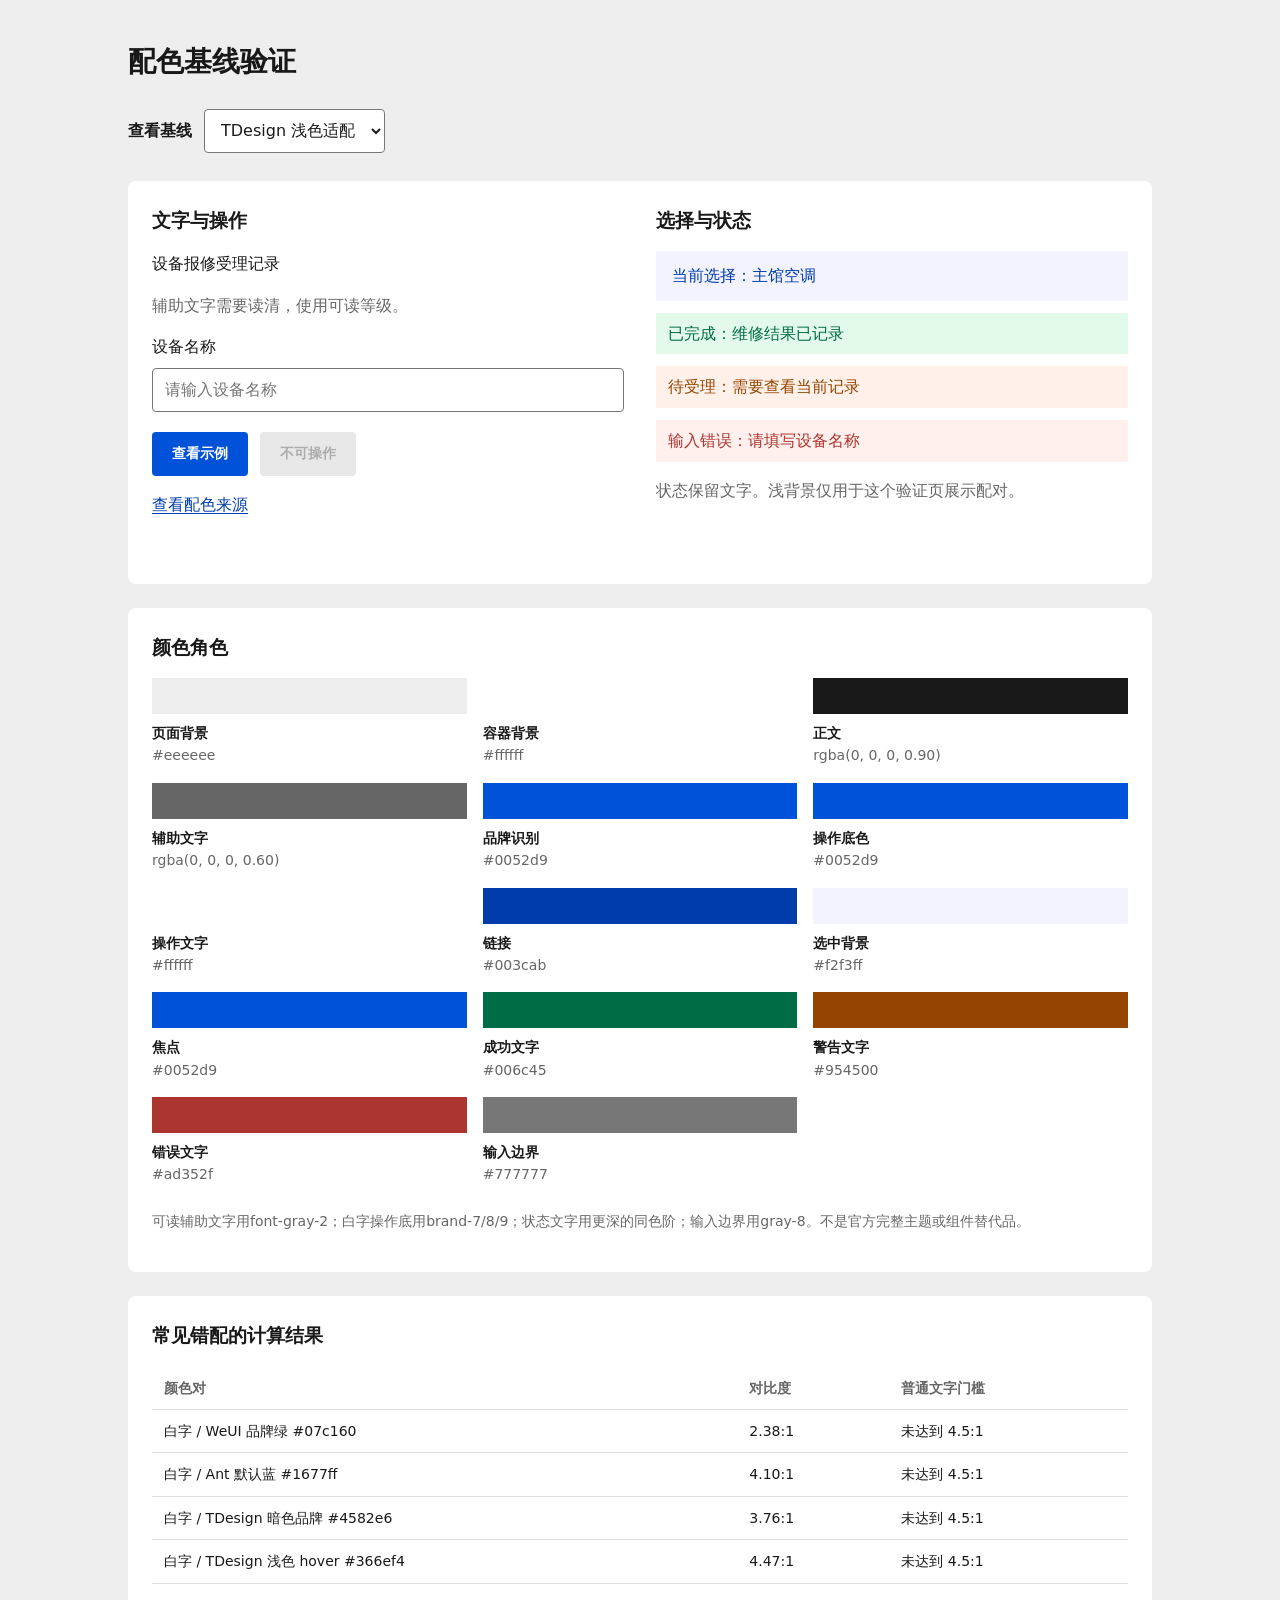
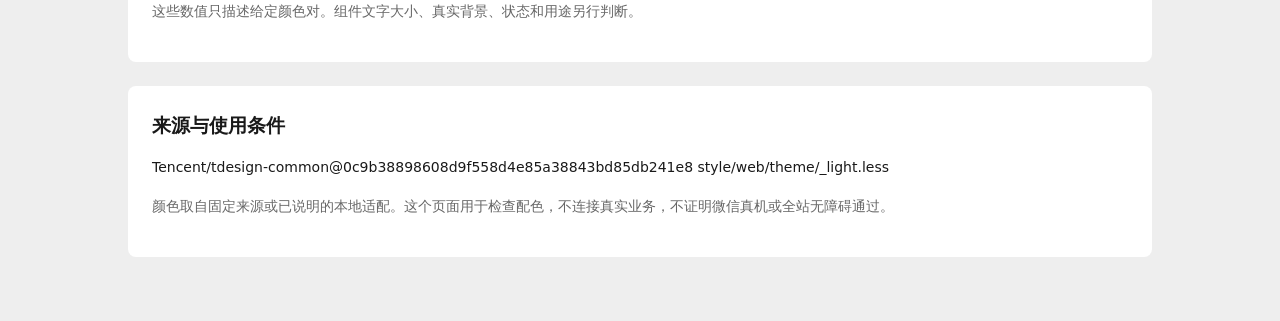
<file: devdocs/ui-color-20261003/preview/index.html>
<!doctype html>
<html lang="zh-CN">
<head>
<meta charset="utf-8"><meta name="viewport" content="width=device-width,initial-scale=1">
<title>配色基线验证</title>
<style>
*{box-sizing:border-box}body{margin:0;background:var(--color-page,#eee);color:var(--color-text,#191919);font:16px/1.6 system-ui,"Noto Sans CJK SC",sans-serif}main{max-width:1080px;margin:0 auto;padding:40px 28px}h1{font-size:28px;margin:0 0 24px}h2{font-size:19px;margin:0 0 16px}p{margin:0 0 16px}.toolbar{display:flex;align-items:center;flex-wrap:wrap;gap:12px;margin-bottom:28px}.toolbar label{font-weight:600}.surface{background:var(--color-surface);padding:24px;border-radius:8px;margin-bottom:24px}.samples{display:grid;grid-template-columns:1fr 1fr;gap:32px}.secondary{color:var(--color-text-secondary)}.field{display:grid;gap:8px;margin-bottom:20px}input,select{font:inherit;color:var(--color-text);background:var(--color-surface);border:1px solid var(--color-control-border);border-radius:4px;padding:8px 12px;min-height:44px;max-width:100%}button{font:600 14px/1.5 system-ui,"Noto Sans CJK SC",sans-serif;min-height:44px;padding:10px 20px;border:0;border-radius:4px;cursor:pointer;color:var(--color-on-action);background:var(--color-action)}button:hover{background:var(--color-action-hover)}button:active{background:var(--color-action-active)}button:disabled{background:var(--color-action-disabled);color:var(--color-text-disabled);cursor:default}a{color:var(--color-link);text-underline-offset:3px}button:focus-visible,input:focus-visible,select:focus-visible,a:focus-visible{outline:2px solid var(--color-focus);outline-offset:3px}.button-row{display:flex;flex-wrap:wrap;gap:12px;margin-bottom:16px}.selected{color:var(--color-on-selected);background:var(--color-selected);padding:12px 16px;margin-bottom:12px}.success{color:var(--color-success-text)}.warning{color:var(--color-warning-text)}.error{color:var(--color-error-text)}.states{display:grid;gap:12px}.states p{padding:8px 12px;margin:0}.states .success{background:var(--color-success-bg)}.states .warning{background:var(--color-warning-bg)}.states .error{background:var(--color-error-bg)}.tokens{display:grid;grid-template-columns:repeat(3,1fr);gap:16px}.swatch{height:36px;margin-bottom:8px}.token-name{font-size:14px;font-weight:600}.token-value{font-size:14px;color:var(--color-text-secondary);overflow-wrap:anywhere}.source{overflow-wrap:anywhere;font-size:14px}.foot{font-size:14px}.status{min-height:26px}.palette-message{font-size:14px;margin-top:24px}.original{border-collapse:collapse;width:100%;font-size:14px}.original th,.original td{text-align:left;padding:10px 12px;border-bottom:1px solid var(--color-border);vertical-align:top}.original th{color:var(--color-text-secondary)}@media(max-width:640px){main{padding:24px 16px}.samples{grid-template-columns:1fr;gap:24px}.surface{padding:20px 16px}.tokens{grid-template-columns:repeat(2,1fr)}.original th,.original td{padding:8px 4px}h1{font-size:24px}}
</style>
</head>
<body><main>
<h1>配色基线验证</h1>
<div class="toolbar"><label for="theme">查看基线</label><select id="theme"><option value="td-light">TDesign 浅色适配</option><option value="td-dark">TDesign 深色适配</option><option value="weui-light">微信服务浅色适配</option></select></div>
<section class="surface samples" aria-label="组件与状态示例">
<div><h2>文字与操作</h2><p>设备报修受理记录</p><p class="secondary">辅助文字需要读清，使用可读等级。</p><div class="field"><label for="search">设备名称</label><input id="search" placeholder="请输入设备名称"></div><div class="button-row"><button id="check" type="button">查看示例</button><button disabled type="button">不可操作</button></div><a href="#source">查看配色来源</a><p class="status secondary" id="feedback" role="status"></p></div>
<div><h2>选择与状态</h2><div class="selected">当前选择：主馆空调</div><div class="states"><p class="success">已完成：维修结果已记录</p><p class="warning">待受理：需要查看当前记录</p><p class="error">输入错误：请填写设备名称</p></div><p class="secondary" style="margin-top:16px">状态保留文字。浅背景仅用于这个验证页展示配对。</p></div>
</section>
<section class="surface"><h2>颜色角色</h2><div id="tokens" class="tokens"></div><p id="adaptation" class="palette-message secondary"></p></section>
<section class="surface"><h2>常见错配的计算结果</h2><table class="original"><thead><tr><th scope="col">颜色对</th><th scope="col">对比度</th><th scope="col">普通文字门槛</th></tr></thead><tbody><tr><td>白字 / WeUI 品牌绿 #07c160</td><td>2.38:1</td><td>未达到 4.5:1</td></tr><tr><td>白字 / Ant 默认蓝 #1677ff</td><td>4.10:1</td><td>未达到 4.5:1</td></tr><tr><td>白字 / TDesign 暗色品牌 #4582e6</td><td>3.76:1</td><td>未达到 4.5:1</td></tr><tr><td>白字 / TDesign 浅色 hover #366ef4</td><td>4.47:1</td><td>未达到 4.5:1</td></tr></tbody></table><p class="secondary foot" style="margin-top:16px">这些数值只描述给定颜色对。组件文字大小、真实背景、状态和用途另行判断。</p></section>
<section id="source" class="surface"><h2>来源与使用条件</h2><p id="source-text" class="source"></p><p class="secondary foot">颜色取自固定来源或已说明的本地适配。这个页面用于检查配色，不连接真实业务，不证明微信真机或全站无障碍通过。</p></section>
</main>
<script>
'use strict';
const labels={'page':'页面背景','surface':'容器背景','text':'正文','text-secondary':'辅助文字','brand':'品牌识别','action':'操作底色','on-action':'操作文字','link':'链接','selected':'选中背景','focus':'焦点','success-text':'成功文字','warning-text':'警告文字','error-text':'错误文字','control-border':'输入边界'};
const theme=document.getElementById('theme');
function apply(palettes){const preset=palettes[theme.value];for(const [key,value] of Object.entries(preset.tokens))document.documentElement.style.setProperty('--color-'+key,value);document.documentElement.style.colorScheme=theme.value==='td-dark'?'dark':'light';document.getElementById('source-text').textContent=preset.source;document.getElementById('adaptation').textContent=preset.adaptation;const list=document.getElementById('tokens');list.replaceChildren();for(const [key,label] of Object.entries(labels)){const item=document.createElement('div');const swatch=document.createElement('div');swatch.className='swatch';swatch.style.background=preset.tokens[key];const title=document.createElement('div');title.className='token-name';title.textContent=label;const value=document.createElement('div');value.className='token-value';value.textContent=preset.tokens[key];item.append(swatch,title,value);list.append(item);}}
fetch('palettes.json').then(response=>{if(!response.ok)throw new Error('配色文件读取失败');return response.json();}).then(palettes=>{apply(palettes);theme.addEventListener('change',()=>apply(palettes));}).catch(error=>{document.getElementById('feedback').textContent=error.message;});
document.getElementById('check').addEventListener('click',()=>{document.getElementById('feedback').textContent='已查看示例，输入值：'+(document.getElementById('search').value||'未填写');});
</script></body></html>
</file>
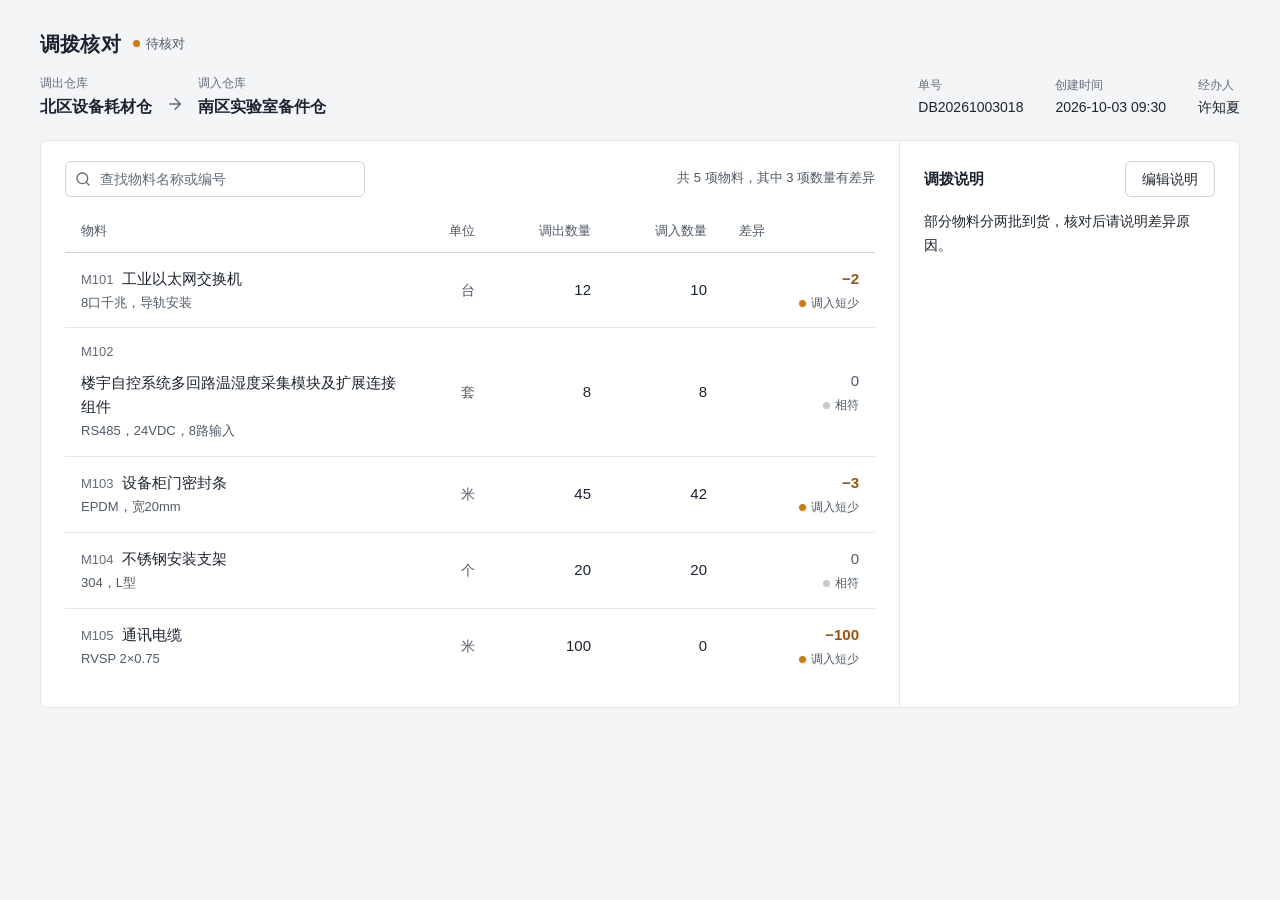
<file: devdocs/ui-design-rebuild-20261003/desktop/index.html>
<!doctype html>
<html lang="zh-CN">
<head>
<meta charset="utf-8">
<meta name="viewport" content="width=device-width, initial-scale=1">
<title>调拨核对 DB20261003018</title>
<link rel="stylesheet" href="styles.css">
</head>
<body>
<main class="page">
  <header class="page-head">
    <div class="title-line">
      <h1>调拨核对</h1>
      <span class="state state--pending"><span class="state-dot" aria-hidden="true"></span>待核对</span>
    </div>

    <div class="head-row">
      <div class="route">
        <div class="route-node">
          <span class="route-role">调出仓库</span>
          <span class="route-name">北区设备耗材仓</span>
        </div>
        <svg class="icon route-arrow" aria-hidden="true"><use href="assets/icons.svg#arrow-right"></use></svg>
        <div class="route-node">
          <span class="route-role">调入仓库</span>
          <span class="route-name">南区实验室备件仓</span>
        </div>
      </div>

      <dl class="meta">
        <div class="meta-item">
          <dt>单号</dt>
          <dd>DB20261003018</dd>
        </div>
        <div class="meta-item">
          <dt>创建时间</dt>
          <dd>2026-10-03 09:30</dd>
        </div>
        <div class="meta-item">
          <dt>经办人</dt>
          <dd>许知夏</dd>
        </div>
      </dl>
    </div>
  </header>

  <div class="work">
    <section class="compare-area" aria-label="调出与调入记录对照">
      <div class="toolbar">
        <div class="search">
          <svg class="icon search-icon" aria-hidden="true"><use href="assets/icons.svg#search"></use></svg>
          <input id="searchInput" type="search" placeholder="查找物料名称或编号" aria-label="查找本次调拨中的物料" autocomplete="off" spellcheck="false">
          <button id="clearSearch" class="link-btn" type="button" hidden>清除</button>
        </div>
        <p class="summary" id="summary"></p>
      </div>

      <div class="table-wrap">
        <table class="compare-table">
          <caption class="sr-only">调出记录与调入记录逐项对照</caption>
          <thead>
            <tr>
              <th scope="col" class="col-material">物料</th>
              <th scope="col" class="col-unit num">单位</th>
              <th scope="col" class="col-qty num">调出数量</th>
              <th scope="col" class="col-qty num">调入数量</th>
              <th scope="col" class="col-diff num">差异</th>
            </tr>
          </thead>
          <tbody id="compareRows"></tbody>
        </table>
      </div>
    </section>

    <aside class="note-panel" aria-labelledby="noteHeading">
      <div class="note-head">
        <h2 id="noteHeading">调拨说明</h2>
        <span class="note-feedback" id="noteFeedback" aria-live="polite"></span>
        <button id="editNoteBtn" class="btn btn-secondary" type="button">编辑说明</button>
      </div>

      <p class="note-view" id="noteView"></p>

      <form class="note-form" id="noteForm" hidden>
        <label class="sr-only" for="noteInput">调拨说明内容，最多 1000 字</label>
        <textarea id="noteInput" maxlength="1000" aria-describedby="noteCounter noteError" spellcheck="false"></textarea>
        <div class="note-meta">
          <span class="note-error" id="noteError" role="alert" hidden></span>
          <span class="note-counter" id="noteCounter">0 / 1000</span>
        </div>
        <div class="note-actions">
          <button id="cancelNoteBtn" class="btn btn-secondary" type="button">返回</button>
          <button id="saveNoteBtn" class="btn btn-primary" type="submit">保存说明</button>
        </div>
      </form>
    </aside>
  </div>
</main>

<script src="app.js"></script>
</body>
</html>
</file>
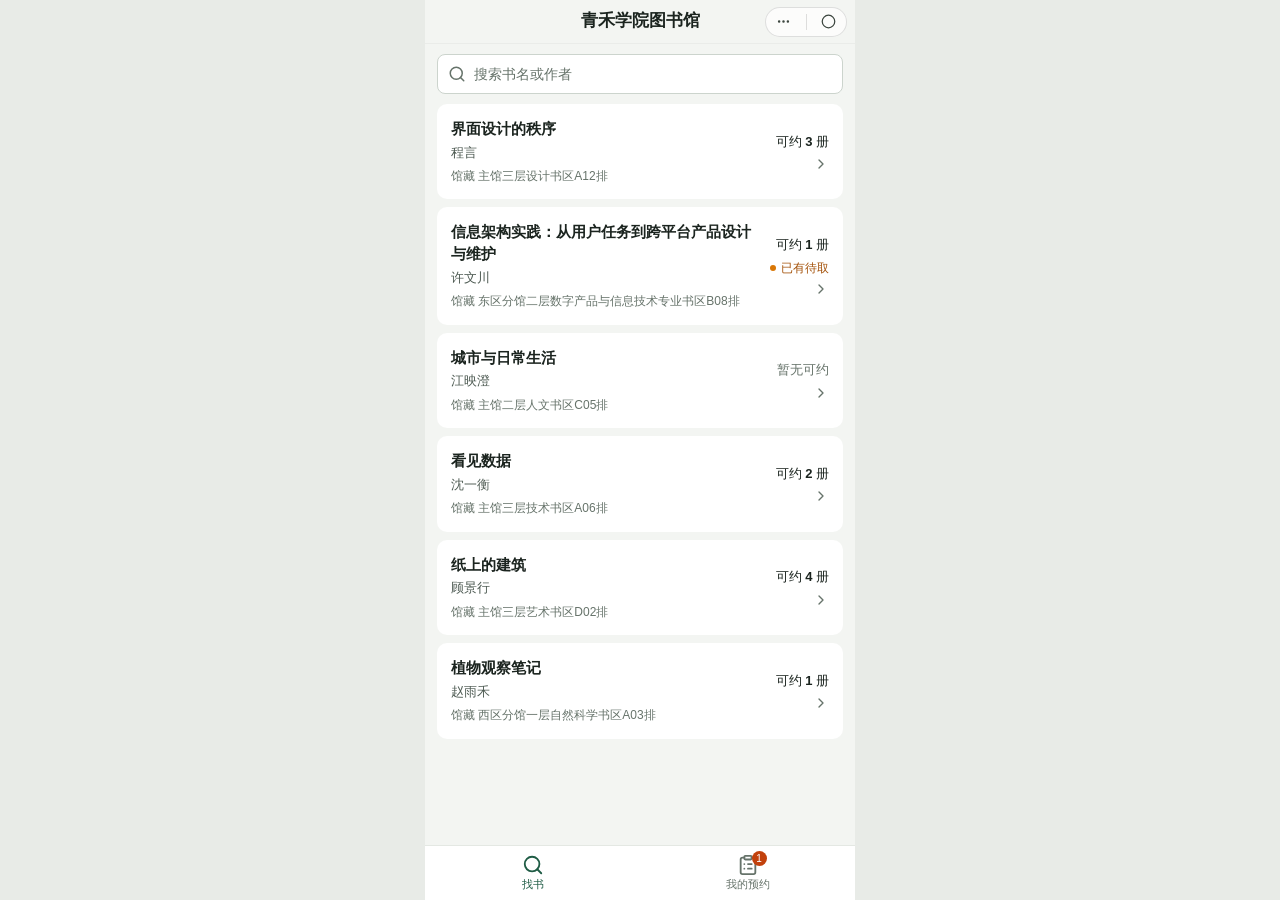
<file: devdocs/ui-design-rebuild-20261003/mobile/index.html>
<!doctype html>
<html lang="zh-CN">
<head>
<meta charset="utf-8">
<meta name="viewport" content="width=device-width, initial-scale=1, viewport-fit=cover">
<title>青禾学院图书馆 · 预约原型</title>
<link rel="stylesheet" href="styles.css">
</head>
<body>
<div class="app" id="app">
  <header class="nav">
    <button class="nav-back" id="navBack" type="button" aria-label="返回" hidden>
      <svg class="icon" aria-hidden="true"><use href="assets/icons.svg#chevron-left"></use></svg>
    </button>
    <h1 class="nav-title" id="navTitle">青禾学院图书馆</h1>
    <div class="capsule" aria-hidden="true">
      <svg class="icon capsule-dots"><use href="assets/icons.svg#ellipsis"></use></svg>
      <span class="capsule-divider"></span>
      <svg class="icon capsule-target"><use href="assets/icons.svg#circle"></use></svg>
    </div>
  </header>

  <main class="screen" id="screen">
    <section class="view" id="viewBooks" hidden>
      <div class="search-bar">
        <div class="search-field">
          <svg class="icon search-icon" aria-hidden="true"><use href="assets/icons.svg#search"></use></svg>
          <input id="bookSearch" type="search" placeholder="搜索书名或作者" aria-label="搜索书名或作者" autocomplete="off" spellcheck="false">
          <button id="bookSearchClear" class="link-btn" type="button" hidden>清除</button>
        </div>
      </div>
      <ul class="book-list" id="bookList"></ul>
    </section>

    <section class="view" id="viewBook" hidden>
      <div id="bookDetail"></div>
    </section>

    <section class="view" id="viewReservations" hidden>
      <div class="reader-strip">
        <span class="reader-name">林予宁</span>
        <span class="reader-id">R2026032</span>
      </div>
      <div id="reservationGroups"></div>
    </section>
  </main>

  <nav class="tabbar" id="tabbar" aria-label="主导航">
    <button class="tab" id="tabBooks" type="button">
      <span class="tab-icon">
        <svg class="icon" aria-hidden="true"><use href="assets/icons.svg#search"></use></svg>
      </span>
      <span class="tab-label">找书</span>
    </button>
    <button class="tab" id="tabReservations" type="button">
      <span class="tab-icon">
        <svg class="icon" aria-hidden="true"><use href="assets/icons.svg#clipboard-list"></use></svg>
        <span class="tab-badge" id="readyBadge" hidden></span>
      </span>
      <span class="tab-label">我的预约</span>
    </button>
  </nav>

  <div class="sheet-layer" id="sheetLayer" hidden>
    <div class="sheet-mask" id="sheetMask"></div>
    <section class="sheet" role="dialog" aria-modal="true" aria-labelledby="sheetTitle">
      <h2 class="sheet-title" id="sheetTitle"></h2>
      <div class="sheet-body" id="sheetBody"></div>
      <p class="sheet-error" id="sheetError" role="alert" hidden></p>
      <div class="sheet-actions">
        <button class="btn btn-secondary" id="sheetSecondary" type="button">再想想</button>
        <button class="btn btn-primary" id="sheetPrimary" type="button">确认</button>
      </div>
    </section>
  </div>

  <div class="toast" id="toast" role="status" aria-live="polite" hidden></div>
</div>

<script src="app.js"></script>
</body>
</html>
</file>
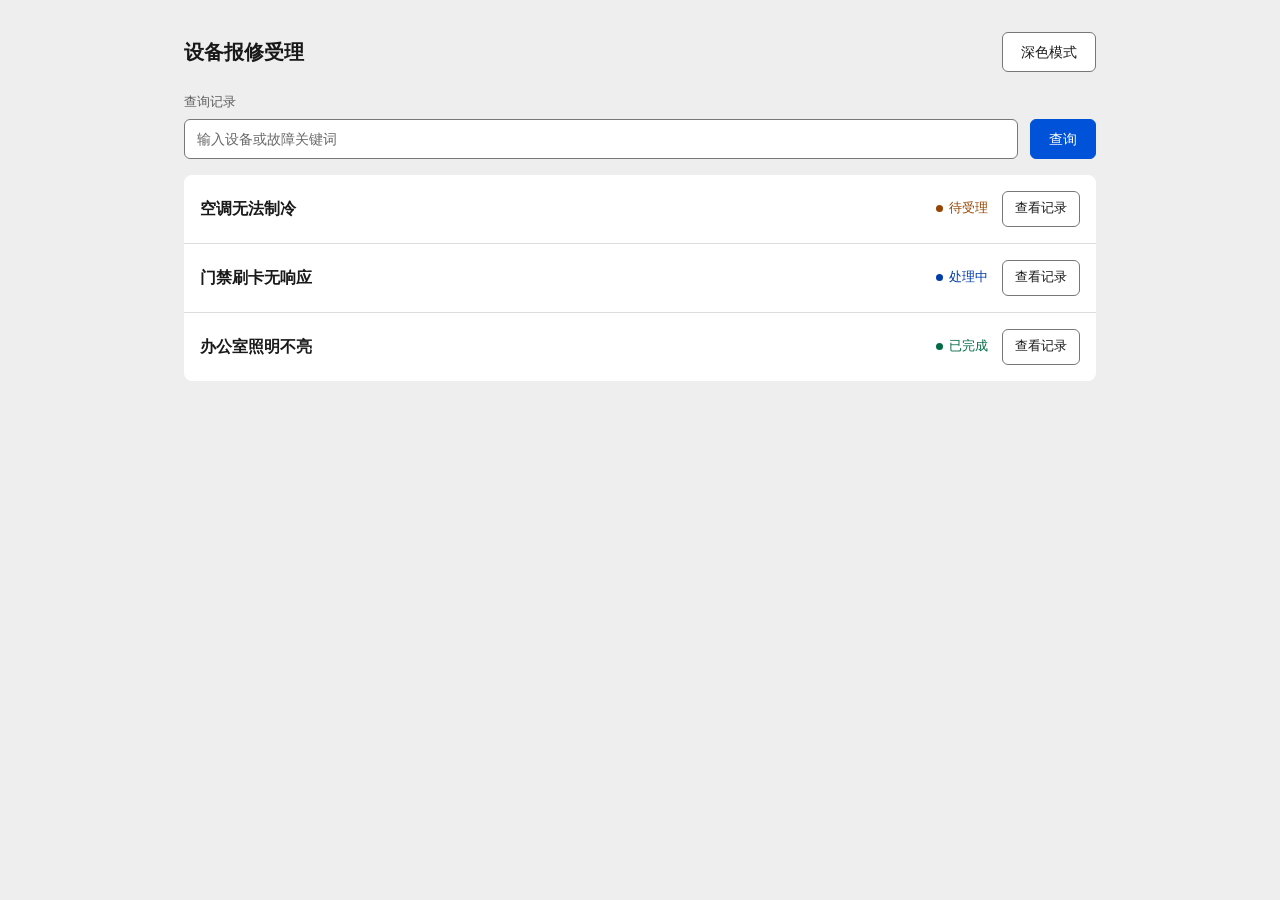
<file: devdocs/ui-color-20261003/behavior/b-repair/index.html>
<!doctype html>
<html lang="zh-CN" data-theme="light">
<head>
<meta charset="utf-8">
<meta name="viewport" content="width=device-width, initial-scale=1">
<title>设备报修受理</title>
<link rel="stylesheet" href="styles.css">
</head>
<body>
<main class="page">
  <header class="page-head">
    <h1>设备报修受理</h1>
    <button id="themeToggle" class="btn btn-secondary" type="button">深色模式</button>
  </header>

  <section class="toolbar" aria-label="查询记录">
    <div class="field">
      <label class="field-label" for="queryInput">查询记录</label>
      <input id="queryInput" type="search" placeholder="输入设备或故障关键词" autocomplete="off" spellcheck="false">
    </div>
    <button id="queryBtn" class="btn btn-primary" type="button">查询</button>
  </section>

  <p class="filter-note" id="filterNote" hidden>
    <span id="filterNoteText"></span>
    <button id="clearFilter" class="link-btn" type="button">清除筛选</button>
  </p>

  <ul class="record-list" id="recordList"></ul>
</main>

<script src="app.js"></script>
</body>
</html>
</file>
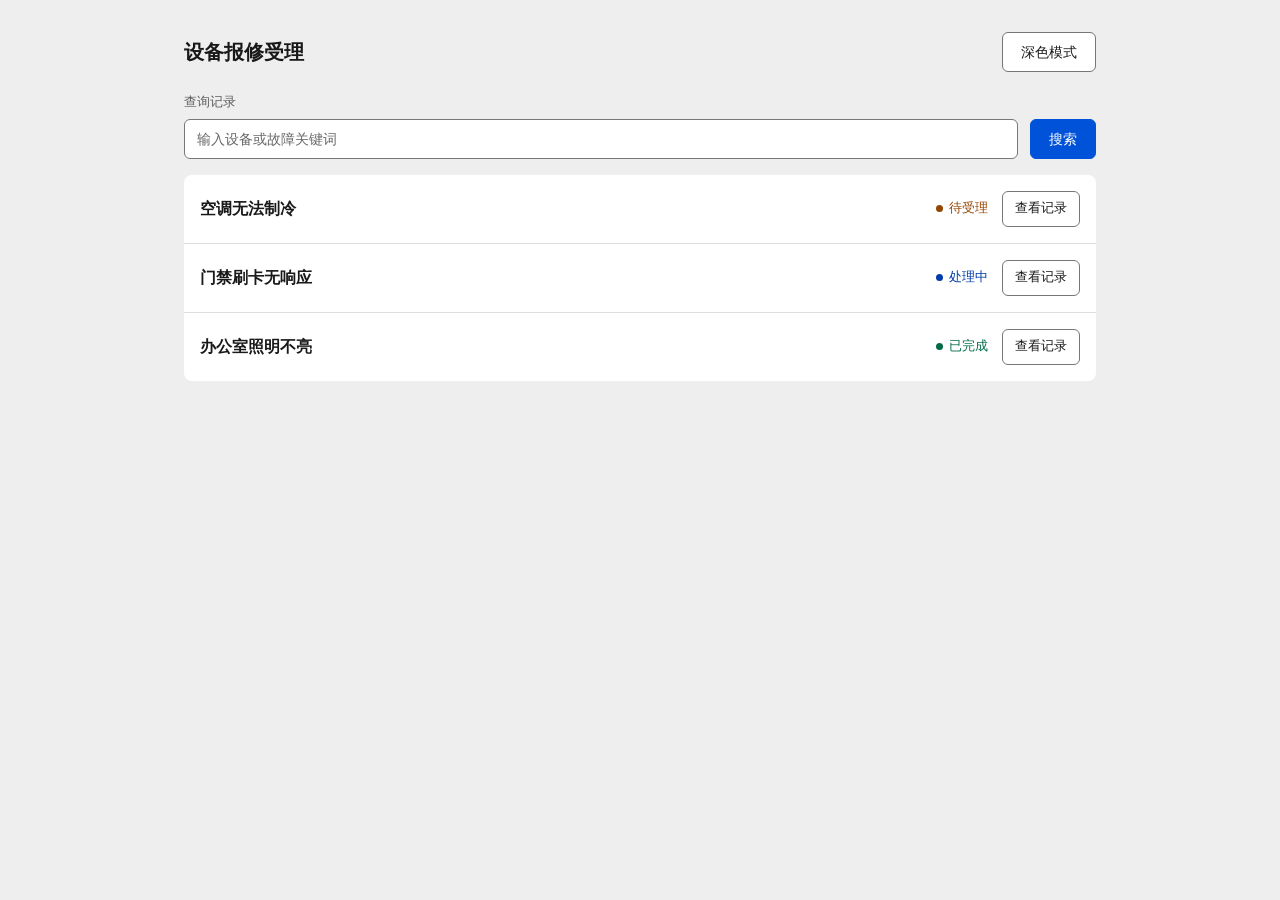
<file: devdocs/ui-color-20261003/behavior/d-local-copy/index.html>
<!doctype html>
<html lang="zh-CN" data-theme="light">
<head>
<meta charset="utf-8">
<meta name="viewport" content="width=device-width, initial-scale=1">
<title>设备报修受理</title>
<link rel="stylesheet" href="styles.css">
</head>
<body>
<main class="page">
  <header class="page-head">
    <h1>设备报修受理</h1>
    <button id="themeToggle" class="btn btn-secondary" type="button">深色模式</button>
  </header>

  <section class="toolbar" aria-label="查询记录">
    <div class="field">
      <label class="field-label" for="queryInput">查询记录</label>
      <input id="queryInput" type="search" placeholder="输入设备或故障关键词" autocomplete="off" spellcheck="false">
    </div>
    <button id="queryBtn" class="btn btn-primary" type="button">搜索</button>
  </section>

  <p class="filter-note" id="filterNote" hidden>
    <span id="filterNoteText"></span>
    <button id="clearFilter" class="link-btn" type="button">清除筛选</button>
  </p>

  <ul class="record-list" id="recordList"></ul>
</main>

<script src="app.js"></script>
</body>
</html>
</file>
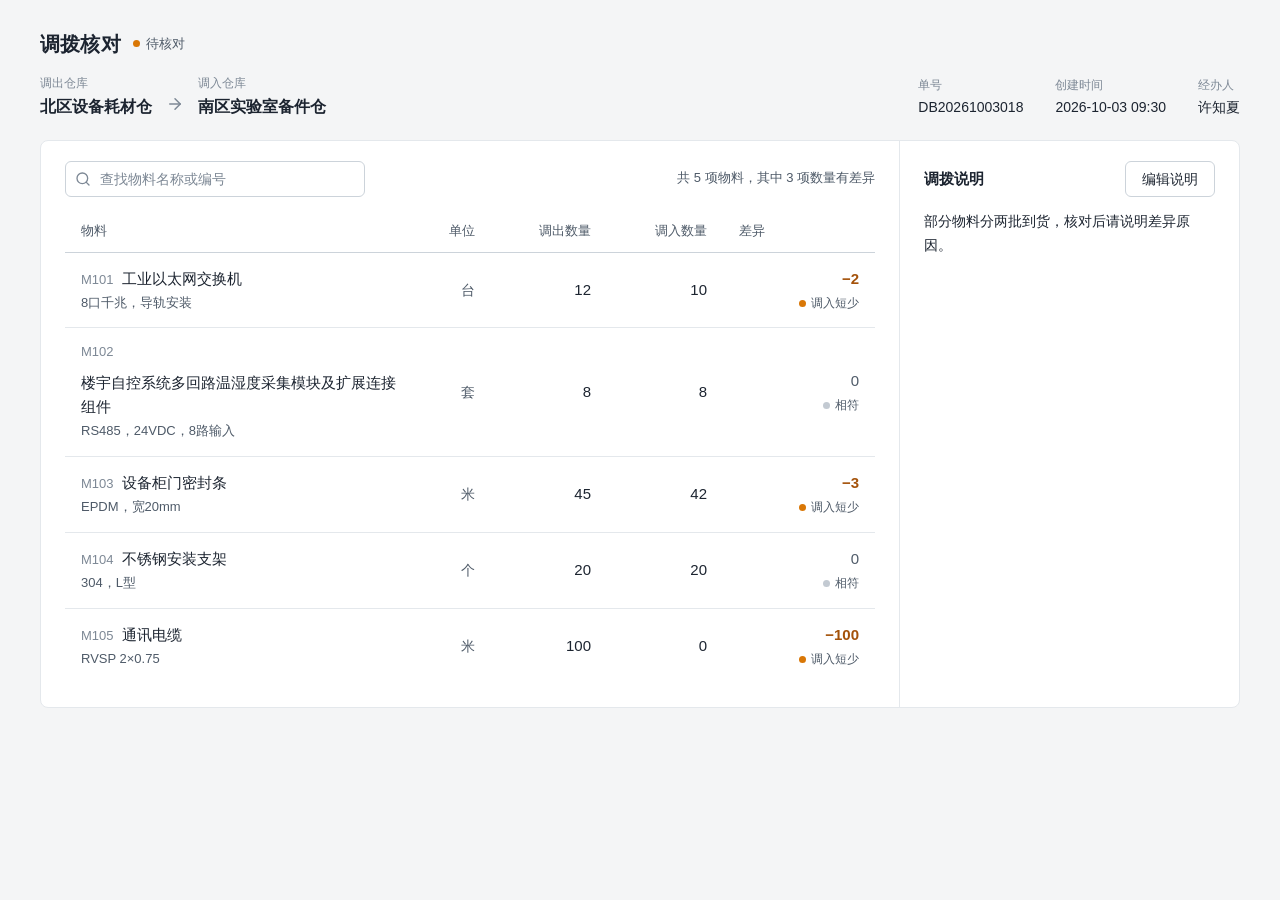
<file: devdocs/ui-design-rebuild-20261003/desktop/first/index.html>
<!doctype html>
<html lang="zh-CN">
<head>
<meta charset="utf-8">
<meta name="viewport" content="width=device-width, initial-scale=1">
<title>调拨核对 DB20261003018</title>
<link rel="stylesheet" href="styles.css">
</head>
<body>
<main class="page">
  <header class="page-head">
    <div class="title-line">
      <h1>调拨核对</h1>
      <span class="state state--pending"><span class="state-dot" aria-hidden="true"></span>待核对</span>
    </div>

    <div class="head-row">
      <div class="route">
        <div class="route-node">
          <span class="route-role">调出仓库</span>
          <span class="route-name">北区设备耗材仓</span>
        </div>
        <svg class="icon route-arrow" aria-hidden="true"><use href="assets/icons.svg#arrow-right"></use></svg>
        <div class="route-node">
          <span class="route-role">调入仓库</span>
          <span class="route-name">南区实验室备件仓</span>
        </div>
      </div>

      <dl class="meta">
        <div class="meta-item">
          <dt>单号</dt>
          <dd>DB20261003018</dd>
        </div>
        <div class="meta-item">
          <dt>创建时间</dt>
          <dd>2026-10-03 09:30</dd>
        </div>
        <div class="meta-item">
          <dt>经办人</dt>
          <dd>许知夏</dd>
        </div>
      </dl>
    </div>
  </header>

  <div class="work">
    <section class="compare-area" aria-label="调出与调入记录对照">
      <div class="toolbar">
        <div class="search">
          <svg class="icon search-icon" aria-hidden="true"><use href="assets/icons.svg#search"></use></svg>
          <input id="searchInput" type="search" placeholder="查找物料名称或编号" aria-label="查找本次调拨中的物料" autocomplete="off" spellcheck="false">
          <button id="clearSearch" class="link-btn" type="button" hidden>清除</button>
        </div>
        <p class="summary" id="summary"></p>
      </div>

      <div class="table-wrap">
        <table class="compare-table">
          <caption class="sr-only">调出记录与调入记录逐项对照</caption>
          <thead>
            <tr>
              <th scope="col" class="col-material">物料</th>
              <th scope="col" class="col-unit num">单位</th>
              <th scope="col" class="col-qty num">调出数量</th>
              <th scope="col" class="col-qty num">调入数量</th>
              <th scope="col" class="col-diff num">差异</th>
            </tr>
          </thead>
          <tbody id="compareRows"></tbody>
        </table>
      </div>
    </section>

    <aside class="note-panel" aria-labelledby="noteHeading">
      <div class="note-head">
        <h2 id="noteHeading">调拨说明</h2>
        <span class="note-feedback" id="noteFeedback" aria-live="polite"></span>
        <button id="editNoteBtn" class="btn btn-secondary" type="button">编辑说明</button>
      </div>

      <p class="note-view" id="noteView"></p>

      <form class="note-form" id="noteForm" hidden>
        <label class="sr-only" for="noteInput">调拨说明内容，最多 1000 字</label>
        <textarea id="noteInput" maxlength="1000" aria-describedby="noteCounter noteError" spellcheck="false"></textarea>
        <div class="note-meta">
          <span class="note-error" id="noteError" role="alert" hidden></span>
          <span class="note-counter" id="noteCounter">0 / 1000</span>
        </div>
        <div class="note-actions">
          <button id="cancelNoteBtn" class="btn btn-secondary" type="button">取消</button>
          <button id="saveNoteBtn" class="btn btn-primary" type="submit">保存说明</button>
        </div>
      </form>
    </aside>
  </div>
</main>

<script src="app.js"></script>
</body>
</html>
</file>
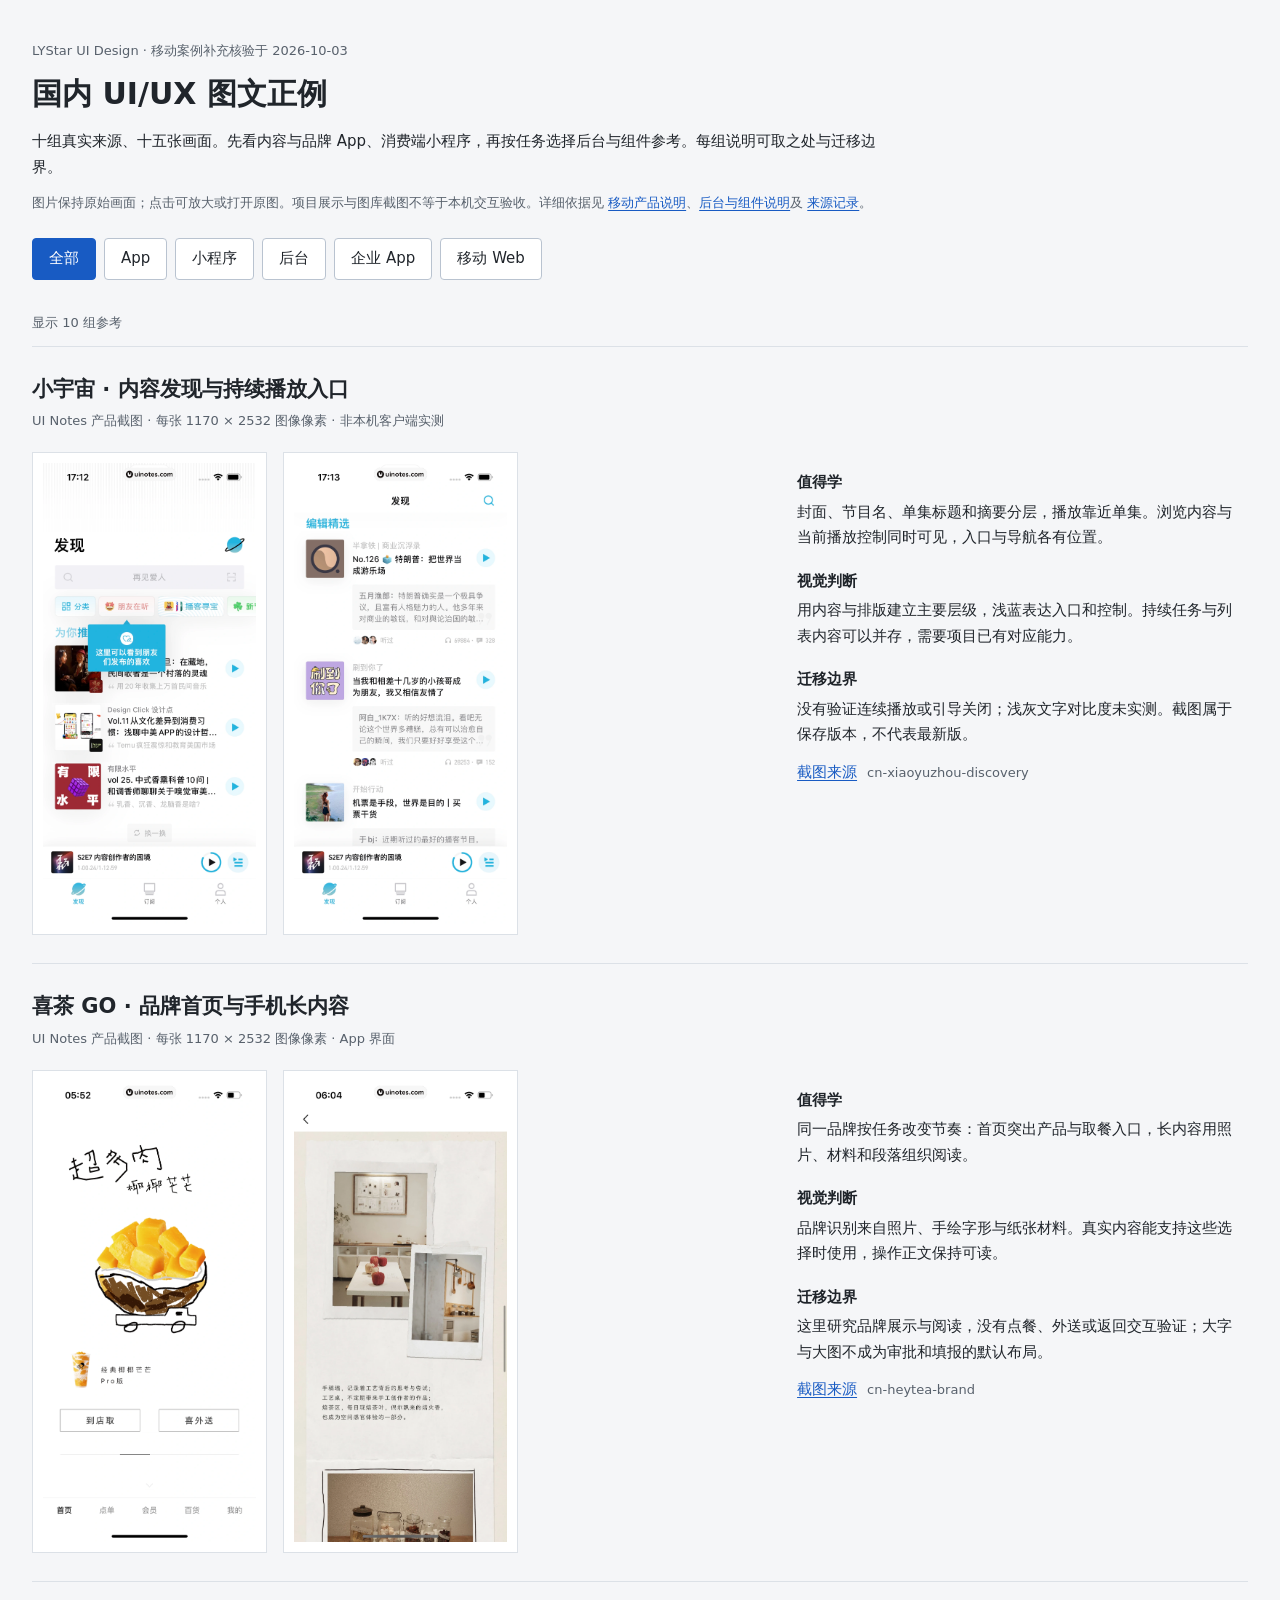
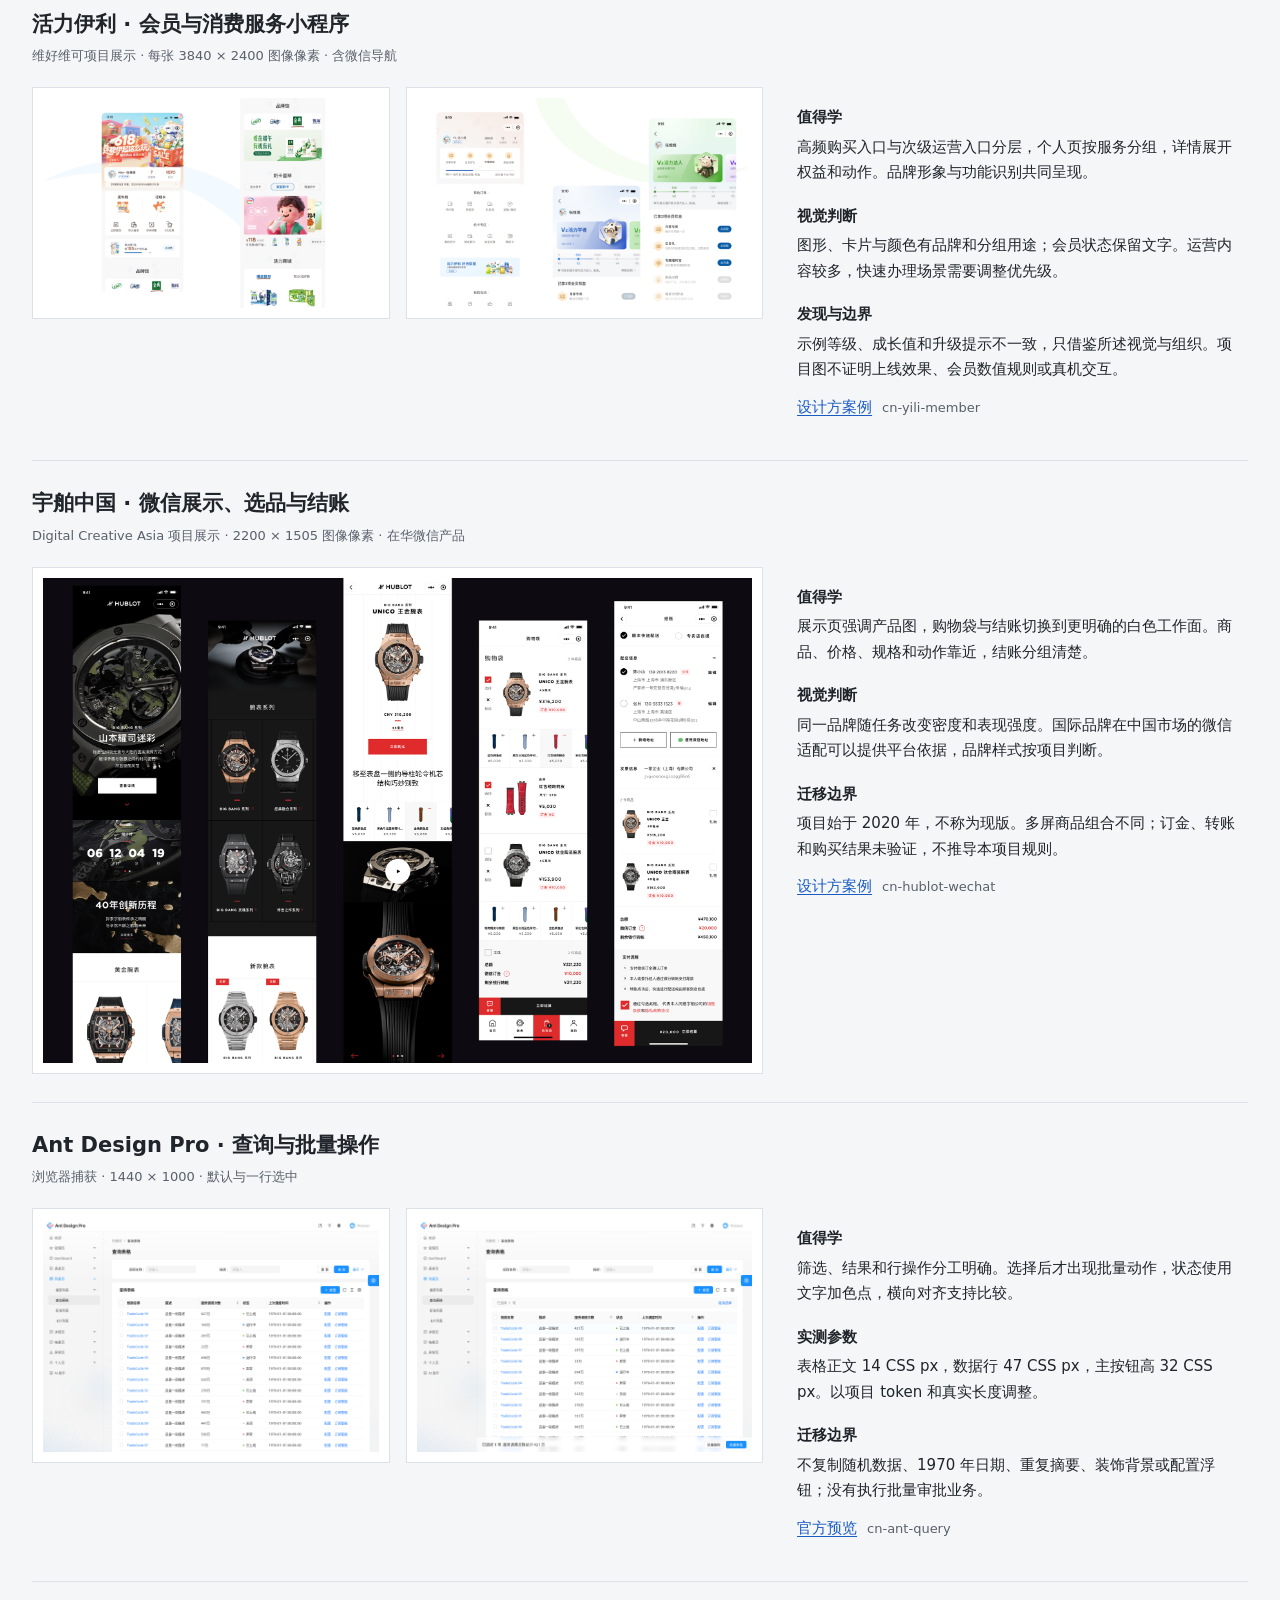
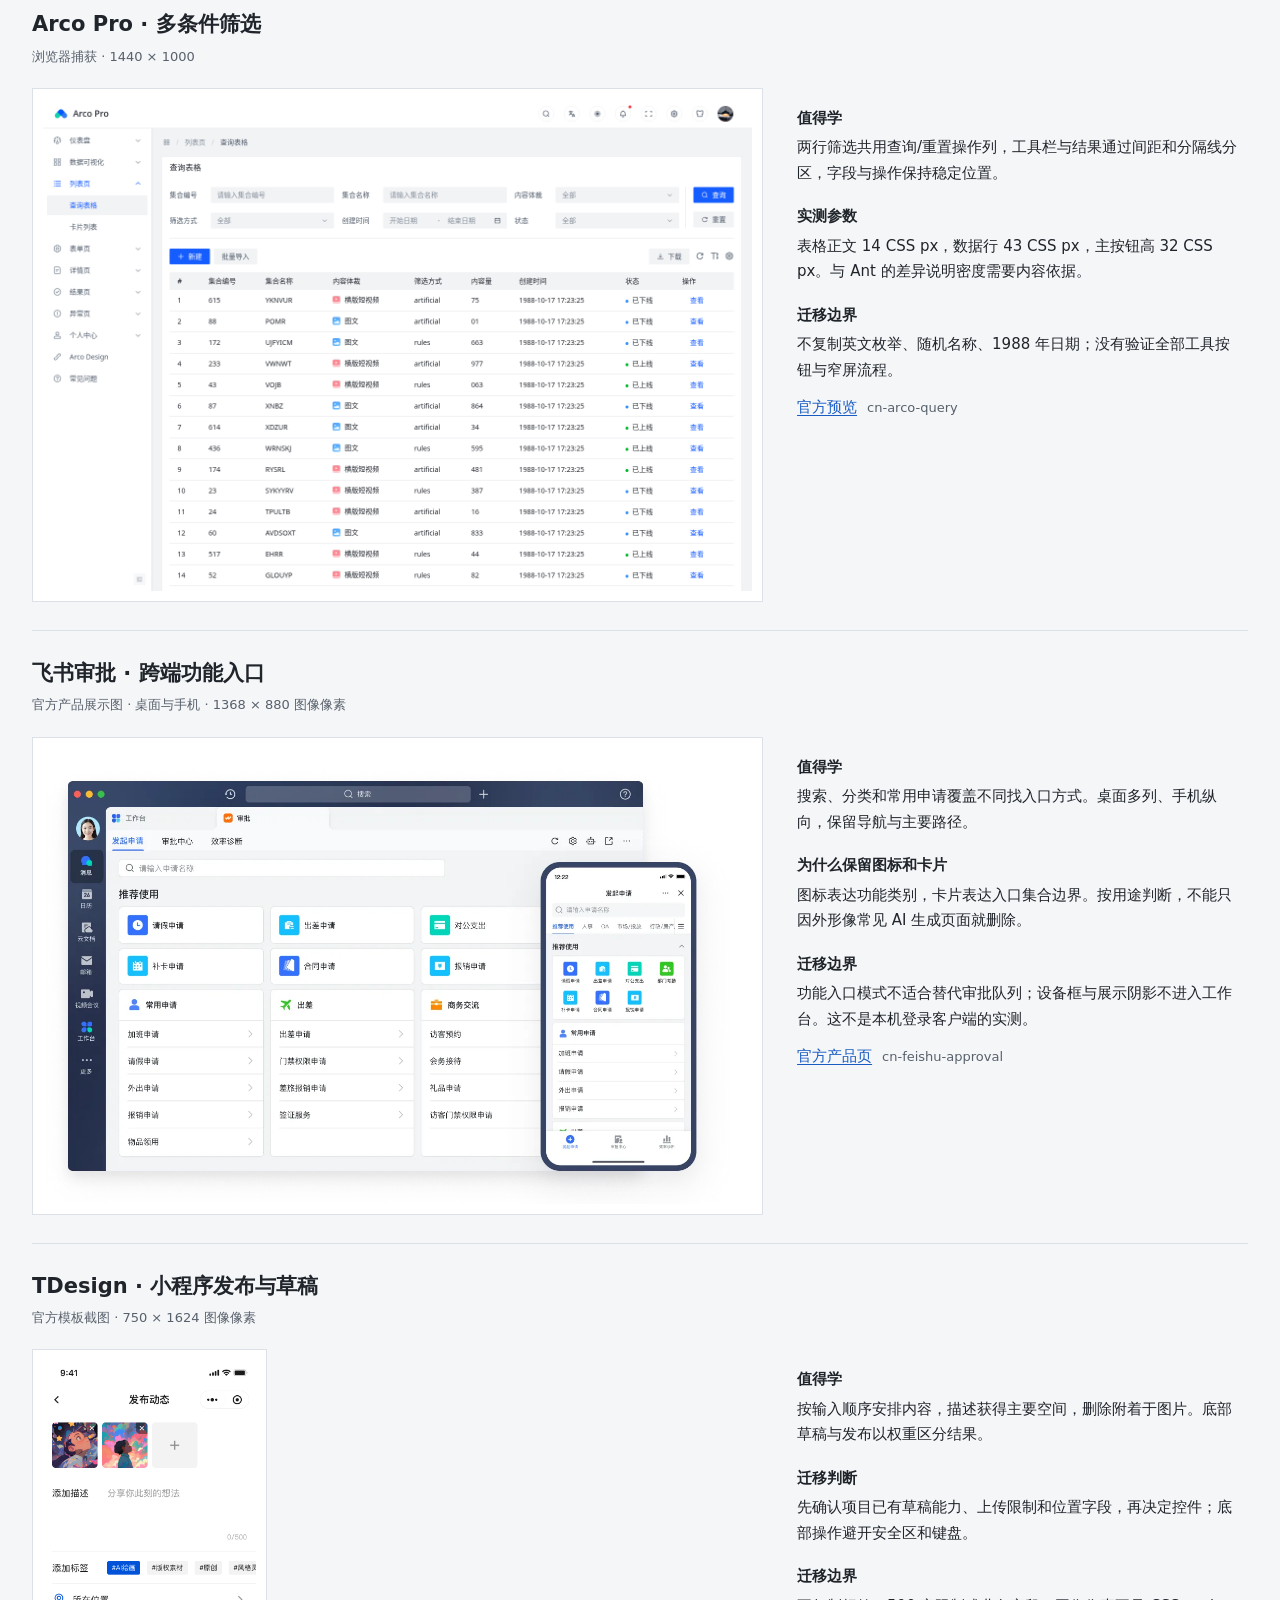
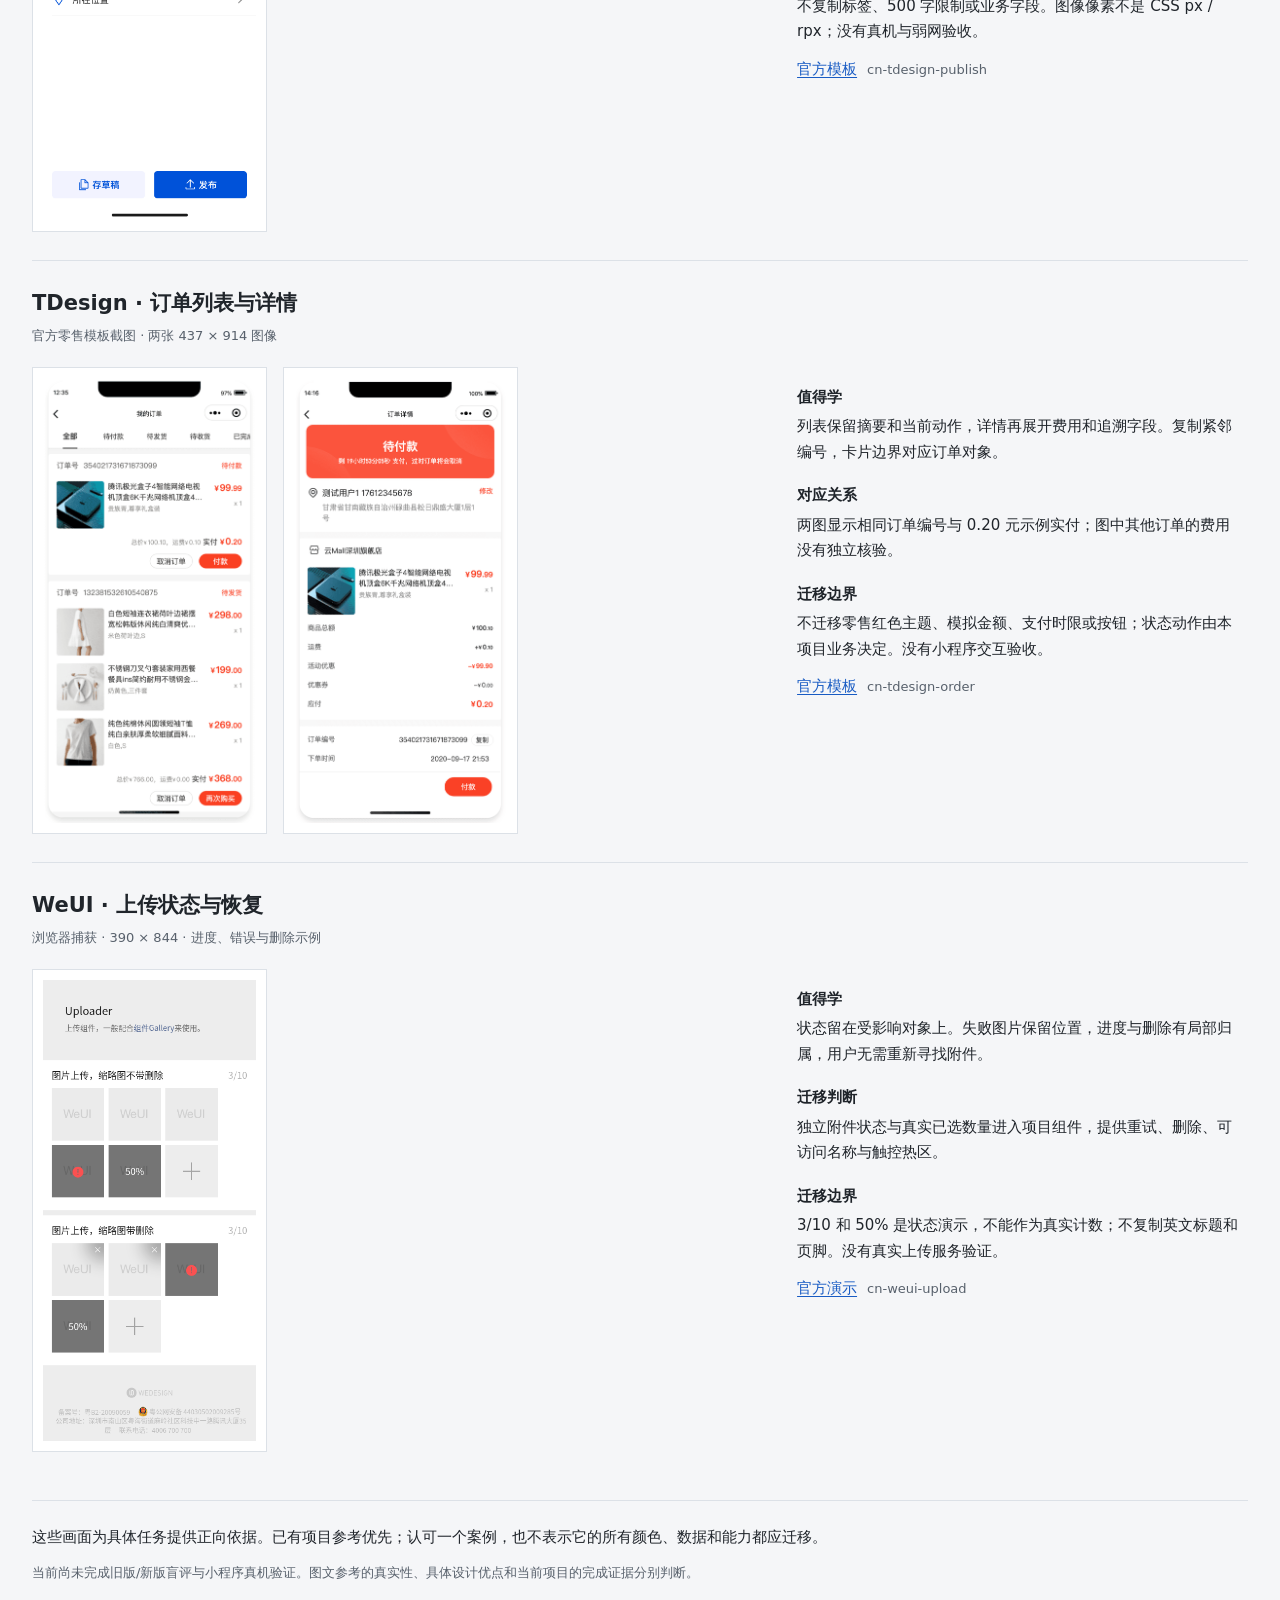
<file: skills/lystar-ui-design/references/examples/index.html>
<!doctype html>
<html lang="zh-CN">
<head>
<meta charset="utf-8"><meta name="viewport" content="width=device-width,initial-scale=1">
<title>国内 UI/UX 图文正例</title>
<style>
:root{color-scheme:light;--ink:#20252b;--muted:#58616c;--line:#dce1e7;--accent:#185bc3;--paper:#fff;--bg:#f5f6f8}*{box-sizing:border-box}body{margin:0;background:var(--bg);color:var(--ink);font:15px/1.7 system-ui,"PingFang SC","Microsoft YaHei",sans-serif}main{max-width:1320px;margin:auto;padding:40px 32px}h1{font-size:30px;line-height:1.3;margin:8px 0 16px}h2{font-size:21px;line-height:1.4;margin:0 0 6px}h3{font-size:15px;margin:18px 0 4px}p{margin:0 0 12px}.intro{max-width:870px}.meta,.note{color:var(--muted);font-size:13px}nav{display:flex;flex-wrap:wrap;gap:8px;margin:24px 0 32px}button{font:inherit;cursor:pointer;border:1px solid #b9c3d0;border-radius:4px;background:white;color:var(--ink);min-height:40px;padding:7px 16px}nav button[aria-pressed=true]{background:var(--accent);border-color:var(--accent);color:white}a{color:var(--accent);text-underline-offset:3px}button:focus-visible,a:focus-visible{outline:3px solid #277be1;outline-offset:3px}.case{padding:28px 0;border-top:1px solid var(--line)}.case[hidden]{display:none}.case-body{display:grid;grid-template-columns:minmax(0,1.6fr) minmax(290px,1fr);gap:28px;margin-top:20px}.images{display:flex;gap:16px;align-items:flex-start;flex-wrap:wrap;min-width:0}.images a{display:block;flex:1 1 300px;background:var(--paper);border:1px solid var(--line);padding:10px}.images img{display:block;max-width:100%;width:100%;height:auto}.images.phone a{flex:0 1 235px}.images.phone img{max-height:540px;object-fit:contain}.detail{padding:0 6px}.detail ul{margin:6px 0 14px;padding-left:20px}.source{display:flex;gap:10px;align-items:baseline;flex-wrap:wrap}footer{border-top:1px solid var(--line);padding:24px 0;margin-top:20px}dialog{border:0;border-radius:4px;padding:18px;max-width:95vw;max-height:94vh;background:white}dialog::backdrop{background:#101820c7}dialog img{display:block;max-width:calc(95vw - 36px);max-height:calc(94vh - 85px);object-fit:contain}dialog .bar{display:flex;justify-content:space-between;align-items:center;gap:20px;margin-bottom:12px}dialog p{margin:0;font-size:13px}@media(max-width:760px){main{padding:24px 18px}h1{font-size:25px}.case-body{grid-template-columns:1fr;gap:14px}.images.phone a{flex:1 1 140px}.images.phone img{max-height:470px}.detail{padding:0}button{min-height:44px}}
</style>
</head>
<body>
<main>
<header class="intro">
<p class="meta">LYStar UI Design · 移动案例补充核验于 2026-10-03</p>
<h1>国内 UI/UX 图文正例</h1>
<p>十组真实来源、十五张画面。先看内容与品牌 App、消费端小程序，再按任务选择后台与组件参考。每组说明可取之处与迁移边界。</p>
<p class="note">图片保持原始画面；点击可放大或打开原图。项目展示与图库截图不等于本机交互验收。详细依据见 <a href="../mobile-product-examples.md">移动产品说明</a>、<a href="../domestic-ui-examples.md">后台与组件说明</a>及 <a href="sources.json">来源记录</a>。</p>
</header>
<nav aria-label="按产品环境筛选">
<button type="button" data-filter="all" aria-pressed="true">全部</button><button type="button" data-filter="App" aria-pressed="false">App</button><button type="button" data-filter="小程序" aria-pressed="false">小程序</button><button type="button" data-filter="后台" aria-pressed="false">后台</button><button type="button" data-filter="企业 App" aria-pressed="false">企业 App</button><button type="button" data-filter="移动 Web" aria-pressed="false">移动 Web</button>
</nav>
<p id="count" class="meta" role="status">显示 10 组参考</p>
<section class="case" data-kind="App" id="cn-xiaoyuzhou-discovery">
<h2>小宇宙 · 内容发现与持续播放入口</h2><p class="meta">UI Notes 产品截图 · 每张 1170 × 2532 图像像素 · 非本机客户端实测</p>
<div class="case-body"><div class="images phone"><a href="mobile/podcast-categories.webp" data-zoom><img src="mobile/podcast-categories.webp" width="1170" height="2532" alt="小宇宙的分类、推荐内容、入口引导与底部播放条"></a><a href="mobile/podcast-discovery.webp" data-zoom><img src="mobile/podcast-discovery.webp" width="1170" height="2532" loading="lazy" alt="小宇宙编辑精选中的封面、单集标题、播放动作与常驻控制"></a></div><div class="detail">
<h3>值得学</h3><p>封面、节目名、单集标题和摘要分层，播放靠近单集。浏览内容与当前播放控制同时可见，入口与导航各有位置。</p>
<h3>视觉判断</h3><p>用内容与排版建立主要层级，浅蓝表达入口和控制。持续任务与列表内容可以并存，需要项目已有对应能力。</p>
<h3>迁移边界</h3><p>没有验证连续播放或引导关闭；浅灰文字对比度未实测。截图属于保存版本，不代表最新版。</p><p class="source"><a href="https://uinotes.com/app/357289854119870428">截图来源</a><span class="note">cn-xiaoyuzhou-discovery</span></p></div></div>
</section>
<section class="case" data-kind="App" id="cn-heytea-brand">
<h2>喜茶 GO · 品牌首页与手机长内容</h2><p class="meta">UI Notes 产品截图 · 每张 1170 × 2532 图像像素 · App 界面</p>
<div class="case-body"><div class="images phone"><a href="mobile/heytea-home.webp" data-zoom><img src="mobile/heytea-home.webp" width="1170" height="2532" loading="lazy" alt="喜茶 GO 首页的产品照片、手绘中文标题及取餐入口"></a><a href="mobile/heytea-story.webp" data-zoom><img src="mobile/heytea-story.webp" width="1170" height="2532" loading="lazy" alt="喜茶 GO 长内容中的暖色纸张、照片组合与中文段落"></a></div><div class="detail">
<h3>值得学</h3><p>同一品牌按任务改变节奏：首页突出产品与取餐入口，长内容用照片、材料和段落组织阅读。</p>
<h3>视觉判断</h3><p>品牌识别来自照片、手绘字形与纸张材料。真实内容能支持这些选择时使用，操作正文保持可读。</p>
<h3>迁移边界</h3><p>这里研究品牌展示与阅读，没有点餐、外送或返回交互验证；大字与大图不成为审批和填报的默认布局。</p><p class="source"><a href="https://uinotes.com/app/944042831266351099">截图来源</a><span class="note">cn-heytea-brand</span></p></div></div>
</section>
<section class="case" data-kind="小程序" id="cn-yili-member">
<h2>活力伊利 · 会员与消费服务小程序</h2><p class="meta">维好维可项目展示 · 每张 3840 × 2400 图像像素 · 含微信导航</p>
<div class="case-body"><div class="images"><a href="mobile/yili-details.jpg" data-zoom><img src="mobile/yili-details.jpg" width="3840" height="2400" loading="lazy" alt="活力伊利的购买入口、品牌馆和奶卡服务展示"></a><a href="mobile/yili-activity.jpg" data-zoom><img src="mobile/yili-activity.jpg" width="3840" height="2400" loading="lazy" alt="活力伊利的订单、奶卡、互动分组与会员权益详情"></a></div><div class="detail">
<h3>值得学</h3><p>高频购买入口与次级运营入口分层，个人页按服务分组，详情展开权益和动作。品牌形象与功能识别共同呈现。</p>
<h3>视觉判断</h3><p>图形、卡片与颜色有品牌和分组用途；会员状态保留文字。运营内容较多，快速办理场景需要调整优先级。</p>
<h3>发现与边界</h3><p>示例等级、成长值和升级提示不一致，只借鉴所述视觉与组织。项目图不证明上线效果、会员数值规则或真机交互。</p><p class="source"><a href="https://wellworks.cn/html/cong0dao1-show-1331.html">设计方案例</a><span class="note">cn-yili-member</span></p></div></div>
</section>
<section class="case" data-kind="小程序" id="cn-hublot-wechat">
<h2>宇舶中国 · 微信展示、选品与结账</h2><p class="meta">Digital Creative Asia 项目展示 · 2200 × 1505 图像像素 · 在华微信产品</p>
<div class="case-body"><div class="images"><a href="mobile/hublot-flow.jpg" data-zoom><img src="mobile/hublot-flow.jpg" width="2200" height="1505" loading="lazy" alt="宇舶在华小程序的品牌展示、商品详情、购物袋与中文结账分组"></a></div><div class="detail">
<h3>值得学</h3><p>展示页强调产品图，购物袋与结账切换到更明确的白色工作面。商品、价格、规格和动作靠近，结账分组清楚。</p>
<h3>视觉判断</h3><p>同一品牌随任务改变密度和表现强度。国际品牌在中国市场的微信适配可以提供平台依据，品牌样式按项目判断。</p>
<h3>迁移边界</h3><p>项目始于 2020 年，不称为现版。多屏商品组合不同；订金、转账和购买结果未验证，不推导本项目规则。</p><p class="source"><a href="https://zh.digitalcreative.cn/cases/hublot-wechat-ecommerce">设计方案例</a><span class="note">cn-hublot-wechat</span></p></div></div>
</section>
<section class="case" data-kind="后台" id="cn-ant-query">
<h2>Ant Design Pro · 查询与批量操作</h2><p class="meta">浏览器捕获 · 1440 × 1000 · 默认与一行选中</p>
<div class="case-body"><div class="images"><a href="ant-query.png" data-zoom><img src="ant-query.png" width="1440" height="1000" alt="Ant Design Pro 的筛选区、表格和行内操作"></a><a href="ant-selection.png" data-zoom><img src="ant-selection.png" width="1440" height="1000" loading="lazy" alt="选择一行后显示对应数量与批量操作"></a></div><div class="detail">
<h3>值得学</h3><p>筛选、结果和行操作分工明确。选择后才出现批量动作，状态使用文字加色点，横向对齐支持比较。</p>
<h3>实测参数</h3><p>表格正文 14 CSS px，数据行 47 CSS px，主按钮高 32 CSS px。以项目 token 和真实长度调整。</p>
<h3>迁移边界</h3><p>不复制随机数据、1970 年日期、重复摘要、装饰背景或配置浮钮；没有执行批量审批业务。</p><p class="source"><a href="https://preview.pro.ant.design/list/table-list/">官方预览</a><span class="note">cn-ant-query</span></p></div></div>
</section>
<section class="case" data-kind="后台" id="cn-arco-query">
<h2>Arco Pro · 多条件筛选</h2><p class="meta">浏览器捕获 · 1440 × 1000</p>
<div class="case-body"><div class="images"><a href="arco-query.png" data-zoom><img src="arco-query.png" width="1440" height="1000" loading="lazy" alt="Arco Pro 两行筛选网格、列表工具栏和连续表格"></a></div><div class="detail">
<h3>值得学</h3><p>两行筛选共用查询/重置操作列，工具栏与结果通过间距和分隔线分区，字段与操作保持稳定位置。</p>
<h3>实测参数</h3><p>表格正文 14 CSS px，数据行 43 CSS px，主按钮高 32 CSS px。与 Ant 的差异说明密度需要内容依据。</p>
<h3>迁移边界</h3><p>不复制英文枚举、随机名称、1988 年日期；没有验证全部工具按钮与窄屏流程。</p><p class="source"><a href="https://vue-pro.arco.design/list/search-table">官方预览</a><span class="note">cn-arco-query</span></p></div></div>
</section>
<section class="case" data-kind="企业 App" id="cn-feishu-approval">
<h2>飞书审批 · 跨端功能入口</h2><p class="meta">官方产品展示图 · 桌面与手机 · 1368 × 880 图像像素</p>
<div class="case-body"><div class="images"><a href="feishu-approval.webp" data-zoom><img src="feishu-approval.webp" width="1368" height="880" loading="lazy" alt="飞书审批的搜索、分类、常用申请及手机纵向分组"></a></div><div class="detail">
<h3>值得学</h3><p>搜索、分类和常用申请覆盖不同找入口方式。桌面多列、手机纵向，保留导航与主要路径。</p>
<h3>为什么保留图标和卡片</h3><p>图标表达功能类别，卡片表达入口集合边界。按用途判断，不能只因外形像常见 AI 生成页面就删除。</p>
<h3>迁移边界</h3><p>功能入口模式不适合替代审批队列；设备框与展示阴影不进入工作台。这不是本机登录客户端的实测。</p><p class="source"><a href="https://www.feishu.cn/product/approval">官方产品页</a><span class="note">cn-feishu-approval</span></p></div></div>
</section>
<section class="case" data-kind="小程序" id="cn-tdesign-publish">
<h2>TDesign · 小程序发布与草稿</h2><p class="meta">官方模板截图 · 750 × 1624 图像像素</p>
<div class="case-body"><div class="images phone"><a href="tdesign-publish.png" data-zoom><img src="tdesign-publish.png" width="750" height="1624" loading="lazy" alt="小程序图片、描述、标签、位置和底部存草稿与发布"></a></div><div class="detail">
<h3>值得学</h3><p>按输入顺序安排内容，描述获得主要空间，删除附着于图片。底部草稿与发布以权重区分结果。</p>
<h3>迁移判断</h3><p>先确认项目已有草稿能力、上传限制和位置字段，再决定控件；底部操作避开安全区和键盘。</p>
<h3>迁移边界</h3><p>不复制标签、500 字限制或业务字段。图像像素不是 CSS px / rpx；没有真机与弱网验收。</p><p class="source"><a href="https://github.com/TDesignOteam/tdesign-miniprogram-starter">官方模板</a><span class="note">cn-tdesign-publish</span></p></div></div>
</section>
<section class="case" data-kind="小程序" id="cn-tdesign-order">
<h2>TDesign · 订单列表与详情</h2><p class="meta">官方零售模板截图 · 两张 437 × 914 图像</p>
<div class="case-body"><div class="images phone"><a href="tdesign-orders.png" data-zoom><img src="tdesign-orders.png" width="437" height="914" loading="lazy" alt="订单状态页签、对象摘要、实付与当前可做操作"></a><a href="tdesign-order-detail.png" data-zoom><img src="tdesign-order-detail.png" width="437" height="914" loading="lazy" alt="同一订单详情展开地址、费用、编号和复制入口"></a></div><div class="detail">
<h3>值得学</h3><p>列表保留摘要和当前动作，详情再展开费用和追溯字段。复制紧邻编号，卡片边界对应订单对象。</p>
<h3>对应关系</h3><p>两图显示相同订单编号与 0.20 元示例实付；图中其他订单的费用没有独立核验。</p>
<h3>迁移边界</h3><p>不迁移零售红色主题、模拟金额、支付时限或按钮；状态动作由本项目业务决定。没有小程序交互验收。</p><p class="source"><a href="https://github.com/Tencent/tdesign-miniprogram-starter-retail">官方模板</a><span class="note">cn-tdesign-order</span></p></div></div>
</section>
<section class="case" data-kind="移动 Web" id="cn-weui-upload">
<h2>WeUI · 上传状态与恢复</h2><p class="meta">浏览器捕获 · 390 × 844 · 进度、错误与删除示例</p>
<div class="case-body"><div class="images phone"><a href="weui-upload.png" data-zoom><img src="weui-upload.png" width="390" height="844" loading="lazy" alt="WeUI 缩略图中的进度、错误标记和删除入口"></a></div><div class="detail">
<h3>值得学</h3><p>状态留在受影响对象上。失败图片保留位置，进度与删除有局部归属，用户无需重新寻找附件。</p>
<h3>迁移判断</h3><p>独立附件状态与真实已选数量进入项目组件，提供重试、删除、可访问名称与触控热区。</p>
<h3>迁移边界</h3><p>3/10 和 50% 是状态演示，不能作为真实计数；不复制英文标题和页脚。没有真实上传服务验证。</p><p class="source"><a href="https://weui.io/#uploader">官方演示</a><span class="note">cn-weui-upload</span></p></div></div>
</section>
<footer><p>这些画面为具体任务提供正向依据。已有项目参考优先；认可一个案例，也不表示它的所有颜色、数据和能力都应迁移。</p><p class="note">当前尚未完成旧版/新版盲评与小程序真机验证。图文参考的真实性、具体设计优点和当前项目的完成证据分别判断。</p></footer>
</main>
<dialog id="zoom" aria-label="查看参考原图"><div class="bar"><p id="caption"></p><a id="original-link" target="_blank" rel="noopener">打开原图</a><button type="button" id="close">关闭原图</button></div><img id="zoom-image" alt=""></dialog>
<script>
const cases=[...document.querySelectorAll('.case')],filters=[...document.querySelectorAll('[data-filter]')],count=document.getElementById('count');
filters.forEach(button=>button.addEventListener('click',()=>{filters.forEach(x=>x.setAttribute('aria-pressed',String(x===button)));cases.forEach(x=>x.hidden=button.dataset.filter!=='all'&&x.dataset.kind!==button.dataset.filter);count.textContent=`显示 ${cases.filter(x=>!x.hidden).length} 组参考`;}));
const dialog=document.getElementById('zoom'),image=document.getElementById('zoom-image');let opener;
document.querySelectorAll('[data-zoom]').forEach(link=>link.addEventListener('click',event=>{if(!dialog.showModal)return;event.preventDefault();opener=link;image.src=link.href;image.alt=link.querySelector('img').alt;document.getElementById('original-link').href=link.href;document.getElementById('caption').textContent=image.alt;dialog.showModal();}));
document.getElementById('close').addEventListener('click',()=>dialog.close());dialog.addEventListener('close',()=>opener?.focus());
</script>
</body>
</html>
</file>
<file: devdocs/ui-design-rebuild-20261003/desktop/styles.css>
/* 调拨核对 · 本地原型视觉系统
   方向：中性纸面 + 墨色主操作 + 琥珀色差异提示，不使用装饰性色块与侧边条。 */

:root {
  --bg: #f4f5f6;
  --surface: #ffffff;
  --ink: #1c2430;
  --ink-2: #4e5a68;
  --ink-3: #626d7a;
  --line: #e4e8ec;
  --line-2: #ccd3da;
  --accent: #23313f;
  --accent-hover: #2e4053;
  --warn: #a4520a;
  --warn-dot: #d97706;
  --err: #b42318;
  --ok: #2f7d4f;
  --focus: #31659c;
  --radius: 8px;
  --font: "PingFang SC", "Hiragino Sans GB", "Microsoft YaHei", "Noto Sans CJK SC", "Source Han Sans SC", sans-serif;
}

* {
  box-sizing: border-box;
}

[hidden] {
  display: none !important;
}

html,
body {
  margin: 0;
  padding: 0;
}

body {
  background: var(--bg);
  color: var(--ink);
  font-family: var(--font);
  font-size: 14px;
  line-height: 1.6;
  -webkit-font-smoothing: antialiased;
}

.sr-only {
  position: absolute;
  width: 1px;
  height: 1px;
  padding: 0;
  margin: -1px;
  overflow: hidden;
  clip: rect(0 0 0 0);
  white-space: nowrap;
  border: 0;
}

.icon {
  width: 16px;
  height: 16px;
  flex: none;
  fill: none;
  stroke: currentColor;
  stroke-width: 2;
  stroke-linecap: round;
  stroke-linejoin: round;
}

.page {
  max-width: 1360px;
  margin: 0 auto;
  padding: 28px 40px 48px;
}

/* ---------- 页头 ---------- */

.page-head {
  margin-bottom: 20px;
}

.title-line {
  display: flex;
  align-items: center;
  gap: 12px;
  margin-bottom: 14px;
}

.title-line h1 {
  margin: 0;
  font-size: 20px;
  font-weight: 600;
  letter-spacing: 0.01em;
}

.state {
  display: inline-flex;
  align-items: center;
  gap: 6px;
  font-size: 13px;
  color: var(--ink-2);
}

.state-dot {
  width: 7px;
  height: 7px;
  border-radius: 50%;
  background: var(--warn-dot);
}

.head-row {
  display: flex;
  flex-wrap: wrap;
  align-items: flex-start;
  gap: 16px 40px;
}

.route {
  display: flex;
  align-items: center;
  gap: 14px;
  min-height: 44px;
}

.route-node {
  display: flex;
  flex-direction: column;
  gap: 1px;
}

.route-role {
  font-size: 12px;
  color: var(--ink-3);
}

.route-name {
  font-size: 16px;
  font-weight: 600;
  white-space: nowrap;
}

.route-arrow {
  width: 18px;
  height: 18px;
  color: var(--ink-3);
  margin-top: 14px;
}

.meta {
  display: flex;
  flex-wrap: wrap;
  gap: 8px 32px;
  margin: 0 0 0 auto;
  padding-top: 2px;
}

.meta-item {
  display: flex;
  flex-direction: column;
  gap: 1px;
}

.meta dt {
  font-size: 12px;
  color: var(--ink-3);
}

.meta dd {
  margin: 0;
  font-size: 14px;
  color: var(--ink);
  font-variant-numeric: tabular-nums;
}

/* ---------- 工作区 ---------- */

.work {
  display: grid;
  grid-template-columns: minmax(0, 1fr) 340px;
  background: var(--surface);
  border: 1px solid var(--line);
  border-radius: var(--radius);
}

.compare-area {
  min-width: 0;
  padding: 20px 24px 24px;
}

.note-panel {
  min-width: 0;
  padding: 20px 24px 24px;
  border-left: 1px solid var(--line);
}

/* ---------- 工具栏 ---------- */

.toolbar {
  display: flex;
  flex-wrap: wrap;
  align-items: center;
  gap: 12px 20px;
  margin-bottom: 14px;
}

.search {
  position: relative;
  display: flex;
  align-items: center;
  width: 300px;
  max-width: 100%;
}

.search-icon {
  position: absolute;
  left: 10px;
  color: var(--ink-3);
  pointer-events: none;
}

.search input {
  width: 100%;
  height: 36px;
  padding: 0 66px 0 34px;
  border: 1px solid var(--line-2);
  border-radius: 6px;
  background: var(--surface);
  color: var(--ink);
  font: inherit;
  font-size: 14px;
}

.search input::placeholder {
  color: var(--ink-3);
}

.search input::-webkit-search-cancel-button {
  display: none;
}

.search input:focus-visible {
  outline: 2px solid var(--focus);
  outline-offset: 1px;
  border-color: var(--focus);
}

.link-btn {
  position: absolute;
  right: 8px;
  border: 0;
  background: none;
  padding: 4px 6px;
  font: inherit;
  font-size: 13px;
  color: var(--ink-2);
  cursor: pointer;
  border-radius: 4px;
}

.link-btn:hover {
  color: var(--ink);
  text-decoration: underline;
}

.link-btn:focus-visible {
  outline: 2px solid var(--focus);
  outline-offset: 1px;
}

.summary {
  margin: 0 0 0 auto;
  font-size: 13px;
  color: var(--ink-2);
  font-variant-numeric: tabular-nums;
}

/* ---------- 对照表 ---------- */

.table-wrap {
  overflow-x: auto;
}

.compare-table {
  width: 100%;
  border-collapse: collapse;
}

.compare-table caption {
  text-align: left;
}

.compare-table th {
  padding: 10px 16px;
  border-bottom: 1px solid var(--line-2);
  font-size: 13px;
  font-weight: 500;
  color: var(--ink-2);
  text-align: left;
  white-space: nowrap;
}

.compare-table td {
  padding: 14px 16px;
  border-bottom: 1px solid var(--line);
  vertical-align: middle;
}

.compare-table tbody tr:last-child td {
  border-bottom: 0;
}

.num {
  text-align: right;
  font-variant-numeric: tabular-nums;
}

.col-unit {
  width: 72px;
}

.col-qty {
  width: 116px;
}

.col-diff {
  width: 152px;
}

.material-line {
  display: flex;
  align-items: baseline;
  gap: 8px;
  flex-wrap: wrap;
}

.material-id {
  font-size: 13px;
  color: var(--ink-3);
  font-variant-numeric: tabular-nums;
}

.material-name {
  font-size: 15px;
  font-weight: 500;
  color: var(--ink);
  overflow-wrap: anywhere;
}

.material-spec {
  margin-top: 2px;
  font-size: 13px;
  color: var(--ink-2);
  overflow-wrap: anywhere;
}

.qty {
  font-size: 15px;
  color: var(--ink);
}

.col-unit .unit {
  font-size: 14px;
  color: var(--ink-2);
}

.col-unit.num,
.col-qty.num {
  text-align: right;
}

.diff-value {
  display: block;
  font-size: 15px;
  font-weight: 500;
}

.diff-label {
  display: inline-flex;
  align-items: center;
  gap: 5px;
  margin-top: 2px;
  font-size: 12px;
  color: var(--ink-2);
}

.diff-dot {
  width: 7px;
  height: 7px;
  border-radius: 50%;
  background: var(--line-2);
}

.is-diff .diff-value {
  color: var(--warn);
  font-weight: 650;
}

.is-diff .diff-dot {
  background: var(--warn-dot);
}

.is-even .diff-value {
  color: var(--ink-2);
}

.is-even .diff-dot {
  background: #c3cad2;
}

.empty {
  padding: 34px 16px 30px;
  text-align: center;
}

.empty p {
  margin: 0 0 14px;
  font-size: 14px;
  color: var(--ink-2);
}

/* ---------- 调拨说明 ---------- */

.note-head {
  display: flex;
  align-items: center;
  gap: 10px;
  margin-bottom: 12px;
}

.note-head h2 {
  margin: 0;
  font-size: 15px;
  font-weight: 600;
}

.note-feedback {
  font-size: 12px;
  color: var(--ok);
}

.note-head .btn {
  margin-left: auto;
}

.note-view {
  margin: 0;
  font-size: 14px;
  line-height: 1.75;
  white-space: pre-wrap;
  overflow-wrap: anywhere;
}

.note-view.is-empty {
  color: var(--ink-3);
}

.note-form {
  display: block;
}

.note-form textarea {
  display: block;
  width: 100%;
  min-height: 148px;
  max-height: 340px;
  padding: 12px 14px;
  border: 1px solid var(--line-2);
  border-radius: 6px;
  background: var(--surface);
  color: var(--ink);
  font: inherit;
  font-size: 14px;
  line-height: 1.7;
  resize: none;
  overflow-y: auto;
}

.note-form textarea:focus-visible {
  outline: 2px solid var(--focus);
  outline-offset: 1px;
  border-color: var(--focus);
}

.note-meta {
  display: flex;
  align-items: flex-start;
  justify-content: space-between;
  gap: 12px;
  margin-top: 6px;
  min-height: 20px;
}

.note-error {
  font-size: 13px;
  color: var(--err);
  line-height: 1.55;
}

.note-counter {
  margin-left: auto;
  font-size: 12px;
  color: var(--ink-3);
  font-variant-numeric: tabular-nums;
  white-space: nowrap;
}

.note-actions {
  display: flex;
  justify-content: flex-end;
  gap: 10px;
  margin-top: 14px;
}

/* ---------- 按钮 ---------- */

.btn {
  height: 36px;
  padding: 0 16px;
  border-radius: 6px;
  font: inherit;
  font-size: 14px;
  cursor: pointer;
}

.btn:focus-visible {
  outline: 2px solid var(--focus);
  outline-offset: 1px;
}

.btn-primary {
  border: 1px solid var(--accent);
  background: var(--accent);
  color: #fff;
}

.btn-primary:hover:not(:disabled) {
  background: var(--accent-hover);
  border-color: var(--accent-hover);
}

.btn-secondary {
  border: 1px solid var(--line-2);
  background: var(--surface);
  color: var(--ink);
}

.btn-secondary:hover:not(:disabled) {
  border-color: var(--ink-3);
}

.btn:disabled {
  cursor: not-allowed;
  opacity: 0.55;
}

/* ---------- 窄屏重排 ---------- */

@media (max-width: 1199px) {
  .page {
    padding: 24px 24px 40px;
  }

  .work {
    grid-template-columns: minmax(0, 1fr);
  }

  .note-panel {
    border-left: 0;
    border-top: 1px solid var(--line);
  }
}

@media (max-width: 767px) {
  .page {
    padding: 20px 16px 32px;
  }

  .meta {
    margin-left: 0;
  }

  .summary {
    margin-left: 0;
  }
}
</file>
<file: devdocs/ui-design-rebuild-20261003/mobile/styles.css>
/* 青禾学院图书馆 · 微信小程序语境原型视觉系统
   方向：暖纸白底 + 墨绿主操作 + 琥珀待取提示；微信导航为浏览器模拟。 */

:root {
  --bg: #f3f5f2;
  --surface: #ffffff;
  --ink: #1b241f;
  --ink-2: #4d5a52;
  --ink-3: #66736a;
  --line: #e4e8e3;
  --line-2: #ccd4cd;
  --accent: #1f5c45;
  --accent-press: #174936;
  --warn: #a4520a;
  --warn-dot: #d97706;
  --danger: #b42318;
  --ok: #2f7d4f;
  --focus: #2b6ca3;
  --radius: 10px;
  --font: "PingFang SC", "Hiragino Sans GB", "Microsoft YaHei", "Noto Sans CJK SC", "Source Han Sans SC", sans-serif;
}

* {
  box-sizing: border-box;
}

[hidden] {
  display: none !important;
}

html,
body {
  margin: 0;
  padding: 0;
}

body {
  background: #e8ebe7;
  color: var(--ink);
  font-family: var(--font);
  font-size: 14px;
  line-height: 1.55;
  -webkit-font-smoothing: antialiased;
}

button {
  font-family: inherit;
}

.sr-only {
  position: absolute;
  width: 1px;
  height: 1px;
  padding: 0;
  margin: -1px;
  overflow: hidden;
  clip: rect(0 0 0 0);
  white-space: nowrap;
  border: 0;
}

.icon {
  width: 18px;
  height: 18px;
  flex: none;
  fill: none;
  stroke: currentColor;
  stroke-width: 2;
  stroke-linecap: round;
  stroke-linejoin: round;
}

.app {
  position: relative;
  max-width: 430px;
  min-height: 100vh;
  margin: 0 auto;
  background: var(--bg);
  display: flex;
  flex-direction: column;
}

/* ---------- 微信导航（浏览器模拟） ---------- */

.nav {
  position: sticky;
  top: 0;
  z-index: 30;
  display: flex;
  align-items: center;
  height: 44px;
  padding: 0 8px;
  background: rgba(243, 245, 242, 0.96);
  backdrop-filter: blur(6px);
  border-bottom: 1px solid rgba(0, 0, 0, 0.04);
}

.nav-title {
  position: absolute;
  left: 50%;
  transform: translateX(-50%);
  margin: 0;
  font-size: 17px;
  font-weight: 600;
  white-space: nowrap;
}

.nav-back {
  width: 40px;
  height: 40px;
  border: 0;
  background: none;
  color: var(--ink);
  display: flex;
  align-items: center;
  justify-content: center;
  cursor: pointer;
  border-radius: 8px;
}

.nav-back:focus-visible {
  outline: 2px solid var(--focus);
  outline-offset: 1px;
}

.capsule {
  margin-left: auto;
  display: flex;
  align-items: center;
  gap: 6px;
  width: 82px;
  height: 30px;
  padding: 0 10px;
  border: 1px solid rgba(0, 0, 0, 0.12);
  border-radius: 16px;
  background: rgba(255, 255, 255, 0.75);
  justify-content: space-between;
}

.capsule .icon {
  width: 15px;
  height: 15px;
  color: #3b453e;
}

.capsule-target {
  width: 13px;
  height: 13px;
}

.capsule-divider {
  width: 1px;
  height: 16px;
  background: rgba(0, 0, 0, 0.12);
}

/* ---------- 屏幕与视图 ---------- */

.screen {
  flex: 1;
  padding-bottom: 28px;
}

.screen:focus {
  outline: none;
}

.app.has-tabbar .screen {
  padding-bottom: calc(76px + env(safe-area-inset-bottom));
}

.app.has-detail .screen {
  padding-bottom: 96px;
}

.view {
  padding: 0 0 12px;
}

/* ---------- 找书 ---------- */

.search-bar {
  position: sticky;
  top: 44px;
  z-index: 20;
  padding: 10px 12px;
  background: var(--bg);
}

.search-field {
  position: relative;
  display: flex;
  align-items: center;
}

.search-icon {
  position: absolute;
  left: 11px;
  color: var(--ink-3);
  pointer-events: none;
}

.search-field input {
  width: 100%;
  height: 40px;
  padding: 0 60px 0 36px;
  border: 1px solid var(--line-2);
  border-radius: 8px;
  background: var(--surface);
  color: var(--ink);
  font: inherit;
  font-size: 14px;
}

.search-field input::placeholder {
  color: var(--ink-3);
}

.search-field input::-webkit-search-cancel-button {
  display: none;
}

.search-field input:focus-visible {
  outline: 2px solid var(--focus);
  outline-offset: 1px;
  border-color: var(--focus);
}

.link-btn {
  position: absolute;
  right: 8px;
  border: 0;
  background: none;
  padding: 6px 6px;
  font: inherit;
  font-size: 13px;
  color: var(--ink-2);
  border-radius: 6px;
  cursor: pointer;
}

.link-btn:focus-visible {
  outline: 2px solid var(--focus);
  outline-offset: 1px;
}

.book-list {
  list-style: none;
  margin: 0;
  padding: 0 12px;
}

.book-list li + li {
  margin-top: 8px;
}

.book-row {
  width: 100%;
  display: flex;
  align-items: center;
  gap: 12px;
  padding: 14px 14px;
  border: 0;
  border-radius: var(--radius);
  background: var(--surface);
  color: inherit;
  text-align: left;
  font: inherit;
  cursor: pointer;
}

.book-row:focus-visible {
  outline: 2px solid var(--focus);
  outline-offset: 1px;
}

.book-row:active {
  background: #f7f9f7;
}

.book-main {
  flex: 1;
  min-width: 0;
}

.book-title {
  margin: 0;
  font-size: 15px;
  font-weight: 600;
  line-height: 1.45;
  overflow-wrap: anywhere;
}

.book-author {
  margin: 3px 0 0;
  font-size: 13px;
  color: var(--ink-2);
}

.book-location {
  margin: 4px 0 0;
  font-size: 12px;
  color: var(--ink-3);
  overflow-wrap: anywhere;
}

.book-side {
  display: flex;
  flex-direction: column;
  align-items: flex-end;
  gap: 4px;
  flex: none;
}

.avail {
  font-size: 13px;
  color: var(--ink);
  white-space: nowrap;
  font-variant-numeric: tabular-nums;
}

.avail strong {
  font-weight: 650;
}

.avail--no {
  color: var(--ink-3);
}

.row-state {
  display: inline-flex;
  align-items: center;
  gap: 5px;
  font-size: 12px;
  color: var(--warn);
  white-space: nowrap;
}

.row-state .dot,
.notice .dot {
  width: 6px;
  height: 6px;
  border-radius: 50%;
  background: var(--warn-dot);
  flex: none;
}

.book-chevron {
  color: var(--ink-3);
  width: 16px;
  height: 16px;
}

/* ---------- 空结果 ---------- */

.empty {
  margin: 16px 12px 0;
  padding: 36px 20px 32px;
  border-radius: var(--radius);
  background: var(--surface);
  text-align: center;
}

.empty p {
  margin: 0 0 16px;
  font-size: 14px;
  color: var(--ink-2);
  overflow-wrap: anywhere;
}

/* ---------- 书目详情 ---------- */

.detail-card {
  margin: 12px 12px 0;
  padding: 18px 16px 16px;
  border-radius: var(--radius);
  background: var(--surface);
}

.detail-title {
  margin: 0;
  font-size: 19px;
  font-weight: 650;
  line-height: 1.4;
  overflow-wrap: anywhere;
}

.detail-author {
  margin: 4px 0 0;
  font-size: 13px;
  color: var(--ink-2);
}

.detail-info {
  margin: 14px 0 0;
  border-top: 1px solid var(--line);
}

.detail-info .info-row {
  display: flex;
  gap: 12px;
  padding: 10px 0;
  border-bottom: 1px solid var(--line);
}

.detail-info .info-row:last-child {
  border-bottom: 0;
}

.detail-info dt {
  flex: none;
  width: 74px;
  font-size: 13px;
  color: var(--ink-3);
}

.detail-info dd {
  margin: 0;
  font-size: 14px;
  color: var(--ink);
  overflow-wrap: anywhere;
}

.notice {
  display: flex;
  align-items: flex-start;
  gap: 7px;
  margin: 12px 0 0;
  font-size: 13px;
  color: var(--warn);
  line-height: 1.55;
}

.notice .dot {
  margin-top: 8px;
}

.notice-link {
  border: 0;
  background: none;
  padding: 0;
  font: inherit;
  font-size: 13px;
  color: var(--accent);
  text-decoration: underline;
  cursor: pointer;
}

.notice-link:focus-visible {
  outline: 2px solid var(--focus);
  outline-offset: 1px;
}

.action-bar {
  position: fixed;
  left: 50%;
  transform: translateX(-50%);
  bottom: 0;
  width: min(100%, 430px);
  z-index: 25;
  padding: 10px 12px calc(10px + env(safe-area-inset-bottom));
  background: var(--surface);
  border-top: 1px solid var(--line);
}

.btn {
  display: inline-flex;
  align-items: center;
  justify-content: center;
  gap: 6px;
  height: 46px;
  padding: 0 18px;
  border-radius: 9px;
  font-size: 16px;
  cursor: pointer;
}

.btn:focus-visible {
  outline: 2px solid var(--focus);
  outline-offset: 1px;
}

.btn-primary {
  border: 1px solid var(--accent);
  background: var(--accent);
  color: #fff;
}

.btn-primary:active:not(:disabled) {
  background: #174936;
}

.btn-secondary {
  border: 1px solid var(--line-2);
  background: var(--surface);
  color: var(--ink);
}

.btn-secondary:active:not(:disabled) {
  background: #f4f6f4;
}

.btn-danger {
  border: 1px solid var(--danger);
  background: var(--danger);
  color: #fff;
}

.btn-danger:active:not(:disabled) {
  background: #9a1d13;
}

.btn-block {
  width: 100%;
}

.btn:disabled {
  cursor: not-allowed;
  opacity: 0.5;
}

.success-banner {
  display: flex;
  gap: 8px;
  margin: 12px 12px 0;
  padding: 12px 14px;
  border-radius: var(--radius);
  background: #eef6f0;
  color: #1c4a33;
  font-size: 13px;
  line-height: 1.6;
}

.success-banner .icon {
  width: 17px;
  height: 17px;
  margin-top: 2px;
  color: var(--ok);
}

.success-banner p {
  margin: 0;
}

.success-banner .link-btn {
  position: static;
  padding: 2px 0 0;
  color: var(--accent);
  text-decoration: underline;
  font-size: 13px;
}

/* ---------- 我的预约 ---------- */

.reader-strip {
  display: flex;
  align-items: baseline;
  gap: 8px;
  padding: 12px 16px 4px;
}

.reader-name {
  font-size: 15px;
  font-weight: 600;
}

.reader-id {
  font-size: 12px;
  color: var(--ink-3);
  font-variant-numeric: tabular-nums;
}

.group-title {
  margin: 14px 16px 6px;
  font-size: 13px;
  color: var(--ink-2);
}

.res-card {
  margin: 0 12px 8px;
  padding: 14px 14px 12px;
  border-radius: var(--radius);
  background: var(--surface);
}

.res-head {
  display: flex;
  align-items: flex-start;
  gap: 10px;
}

.res-title {
  margin: 0;
  flex: 1;
  min-width: 0;
  font-size: 15px;
  font-weight: 600;
  line-height: 1.45;
  overflow-wrap: anywhere;
}

.status {
  display: inline-flex;
  align-items: center;
  gap: 5px;
  flex: none;
  font-size: 13px;
  color: var(--ink-2);
  white-space: nowrap;
}

.status .dot {
  width: 6px;
  height: 6px;
  border-radius: 50%;
  flex: none;
  background: var(--line-2);
}

.status--ready {
  color: var(--warn);
}

.status--ready .dot {
  background: var(--warn-dot);
}

.status--collected {
  color: var(--ok);
}

.status--collected .dot {
  background: var(--ok);
}

.res-author {
  margin: 3px 0 0;
  font-size: 13px;
  color: var(--ink-2);
}

.res-info {
  margin: 10px 0 0;
  border-top: 1px solid var(--line);
}

.res-info .info-row {
  display: flex;
  gap: 12px;
  padding: 8px 0;
  border-bottom: 1px solid var(--line);
}

.res-info .info-row:last-child {
  border-bottom: 0;
}

.res-info dt {
  flex: none;
  width: 84px;
  font-size: 12.5px;
  color: var(--ink-3);
}

.res-info dd {
  margin: 0;
  font-size: 13.5px;
  color: var(--ink);
  overflow-wrap: anywhere;
  font-variant-numeric: tabular-nums;
}

.res-deadline {
  color: var(--warn);
  font-weight: 600;
}

.res-actions {
  display: flex;
  justify-content: flex-end;
  padding-top: 10px;
}

.res-actions .btn {
  height: 36px;
  padding: 0 14px;
  font-size: 14px;
}

.res-empty {
  margin: 6px 12px 8px;
  padding: 18px 16px;
  border-radius: var(--radius);
  background: var(--surface);
  font-size: 13px;
  color: var(--ink-2);
}

/* ---------- 底部导航 ---------- */

.tabbar {
  position: fixed;
  left: 50%;
  transform: translateX(-50%);
  bottom: 0;
  width: min(100%, 430px);
  z-index: 26;
  display: flex;
  padding-bottom: env(safe-area-inset-bottom);
  background: var(--surface);
  border-top: 1px solid var(--line);
}

.tab {
  flex: 1;
  height: 54px;
  border: 0;
  background: none;
  color: var(--ink-3);
  display: flex;
  flex-direction: column;
  align-items: center;
  justify-content: center;
  gap: 1px;
  font-size: 11px;
  cursor: pointer;
}

.tab:focus-visible {
  outline: 2px solid var(--focus);
  outline-offset: -2px;
}

.tab.is-active {
  color: var(--accent);
}

.tab-icon {
  position: relative;
  display: flex;
}

.tab-icon .icon {
  width: 22px;
  height: 22px;
}

.tab-badge {
  position: absolute;
  top: -3px;
  right: -8px;
  min-width: 15px;
  height: 15px;
  padding: 0 3px;
  border-radius: 8px;
  background: #c2410c;
  color: #fff;
  font-size: 10px;
  line-height: 15px;
  text-align: center;
  font-variant-numeric: tabular-nums;
}

/* ---------- 底部确认面板 ---------- */

.sheet-layer {
  position: fixed;
  inset: 0;
  z-index: 40;
}

.sheet-mask {
  position: absolute;
  inset: 0;
  background: rgba(20, 26, 22, 0.45);
}

.sheet {
  position: absolute;
  left: 50%;
  bottom: 0;
  transform: translateX(-50%);
  width: min(100%, 430px);
  padding: 20px 16px calc(16px + env(safe-area-inset-bottom));
  border-radius: 16px 16px 0 0;
  background: var(--surface);
  animation: sheet-in 0.2s ease-out;
}

@keyframes sheet-in {
  from {
    transform: translate(-50%, 24px);
    opacity: 0.6;
  }
  to {
    transform: translate(-50%, 0);
    opacity: 1;
  }
}

.sheet-title {
  margin: 0 0 12px;
  font-size: 17px;
  font-weight: 650;
}

.sheet-book {
  margin: 0 0 10px;
  font-size: 15px;
  font-weight: 600;
  line-height: 1.5;
  overflow-wrap: anywhere;
}

.sheet-info {
  margin: 0;
  border-top: 1px solid var(--line);
}

.sheet-info .info-row {
  display: flex;
  gap: 12px;
  padding: 9px 0;
  border-bottom: 1px solid var(--line);
}

.sheet-info dt {
  flex: none;
  width: 74px;
  font-size: 13px;
  color: var(--ink-3);
}

.sheet-info dd {
  margin: 0;
  font-size: 14px;
  color: var(--ink);
  overflow-wrap: anywhere;
}

.sheet-note {
  margin: 10px 0 0;
  font-size: 13px;
  color: var(--ink-2);
  line-height: 1.6;
}

.sheet-error {
  margin: 10px 0 0;
  font-size: 13px;
  color: var(--danger);
  line-height: 1.55;
}

.sheet-actions {
  display: flex;
  gap: 10px;
  margin-top: 16px;
}

.sheet-actions .btn {
  flex: 1;
}

/* ---------- 轻提示 ---------- */

.toast {
  position: fixed;
  left: 50%;
  bottom: calc(96px + env(safe-area-inset-bottom));
  transform: translateX(-50%);
  z-index: 50;
  max-width: 80%;
  padding: 9px 16px;
  border-radius: 8px;
  background: rgba(23, 29, 25, 0.92);
  color: #fff;
  font-size: 14px;
  text-align: center;
  animation: toast-in 0.18s ease-out;
}

@keyframes toast-in {
  from {
    opacity: 0;
    transform: translate(-50%, 6px);
  }
  to {
    opacity: 1;
    transform: translate(-50%, 0);
  }
}
</file>
<file: devdocs/ui-color-20261003/behavior/b-repair/styles.css>
/* 设备报修受理 · 颜色自本地基线导出（color-palettes.json 的 td-light / td-dark），
   映射为共享语义变量；dark 由 [data-theme="dark"] 作用域承载，不与 :root 叠加。 */

:root {
  --bg-page: #eeeeee;
  --bg-surface: #ffffff;
  --bg-subtle: #f3f3f3;
  --bg-hover: #f3f3f3;
  --text: rgba(0, 0, 0, 0.90);
  --text-secondary: rgba(0, 0, 0, 0.60);
  --action: #0052d9;
  --action-hover: #003cab;
  --action-active: #002a7c;
  --on-action: #ffffff;
  --link: #003cab;
  --info-text: #003cab;
  --selected: #f2f3ff;
  --on-selected: #003cab;
  --border: #dddddd;
  --control-border: #777777;
  --focus: #0052d9;
  --success-text: #006c45;
  --warning-text: #954500;
}

html[data-theme="dark"] {
  --bg-page: #181818;
  --bg-surface: #242424;
  --bg-subtle: #2c2c2c;
  --bg-hover: #2c2c2c;
  --text: rgba(255, 255, 255, 0.90);
  --text-secondary: rgba(255, 255, 255, 0.55);
  --action: #2667d4;
  --action-hover: #054bbe;
  --action-active: #0d429a;
  --on-action: #ffffff;
  --link: #699ef5;
  --info-text: #699ef5;
  --selected: #1b2f51;
  --on-selected: #699ef5;
  --border: #393939;
  --control-border: #8b8b8b;
  --focus: #699ef5;
  --success-text: #80d2b6;
  --warning-text: #ecbf91;
}

* {
  box-sizing: border-box;
}

[hidden] {
  display: none !important;
}

html,
body {
  margin: 0;
  padding: 0;
}

body {
  background: var(--bg-page);
  color: var(--text);
  font-family: "PingFang SC", "Hiragino Sans GB", "Microsoft YaHei", "Noto Sans CJK SC", "Source Han Sans SC", sans-serif;
  font-size: 14px;
  line-height: 1.6;
  -webkit-font-smoothing: antialiased;
}

::selection {
  background: var(--selected);
  color: var(--on-selected);
}

.page {
  max-width: 960px;
  margin: 0 auto;
  padding: 32px 24px 48px;
}

.page-head {
  display: flex;
  align-items: center;
  justify-content: space-between;
  gap: 16px;
  margin-bottom: 20px;
}

.page-head h1 {
  margin: 0;
  font-size: 20px;
  font-weight: 600;
}

.toolbar {
  display: flex;
  align-items: flex-end;
  gap: 12px;
  margin-bottom: 16px;
}

.field {
  flex: 1;
  min-width: 0;
}

.field-label {
  display: block;
  margin-bottom: 6px;
  font-size: 13px;
  color: var(--text-secondary);
}

.field input {
  width: 100%;
  height: 40px;
  padding: 0 12px;
  border: 1px solid var(--control-border);
  border-radius: 6px;
  background: var(--bg-surface);
  color: var(--text);
  font: inherit;
  font-size: 14px;
}

.field input::placeholder {
  color: var(--text-secondary);
}

.field input:focus-visible {
  outline: 2px solid var(--focus);
  outline-offset: 1px;
  border-color: var(--focus);
}

.btn {
  height: 40px;
  padding: 0 18px;
  border-radius: 6px;
  font: inherit;
  font-size: 14px;
  cursor: pointer;
  white-space: nowrap;
}

.btn:focus-visible {
  outline: 2px solid var(--focus);
  outline-offset: 1px;
}

.btn-primary {
  border: 1px solid var(--action);
  background: var(--action);
  color: var(--on-action);
}

.btn-primary:hover {
  border-color: var(--action-hover);
  background: var(--action-hover);
}

.btn-primary:active {
  border-color: var(--action-active);
  background: var(--action-active);
}

.btn-secondary {
  border: 1px solid var(--control-border);
  background: var(--bg-surface);
  color: var(--text);
}

.btn-secondary:hover {
  background: var(--bg-hover);
}

.btn-secondary:active {
  background: var(--bg-subtle);
}

.link-btn {
  border: 0;
  background: none;
  padding: 0;
  font: inherit;
  font-size: 14px;
  color: var(--link);
  text-decoration: underline;
  cursor: pointer;
}

.link-btn:hover {
  text-decoration-thickness: 2px;
}

.link-btn:focus-visible {
  outline: 2px solid var(--focus);
  outline-offset: 2px;
}

.filter-note {
  display: flex;
  align-items: center;
  gap: 10px;
  margin: 0 0 12px;
  font-size: 13px;
  color: var(--text-secondary);
}

.record-list {
  list-style: none;
  margin: 0;
  padding: 0;
  background: var(--bg-surface);
  border-radius: 8px;
}

.record {
  padding: 16px;
}

.record + .record {
  border-top: 1px solid var(--border);
}

.record-head {
  display: flex;
  align-items: center;
  flex-wrap: wrap;
  gap: 8px 14px;
}

.record-title {
  flex: 1 1 auto;
  min-width: 0;
  margin: 0;
  font-size: 16px;
  font-weight: 600;
}

.status {
  display: inline-flex;
  align-items: center;
  gap: 6px;
  font-size: 13px;
  white-space: nowrap;
}

.status::before {
  content: "";
  width: 7px;
  height: 7px;
  border-radius: 50%;
  background: currentColor;
}

.status--pending {
  color: var(--warning-text);
}

.status--processing {
  color: var(--info-text);
}

.status--done {
  color: var(--success-text);
}

.toggle {
  border: 1px solid var(--control-border);
  background: var(--bg-surface);
  color: var(--text);
  font: inherit;
  font-size: 13px;
  height: 36px;
  padding: 0 12px;
  border-radius: 6px;
  cursor: pointer;
}

.toggle:hover {
  background: var(--bg-hover);
}

.toggle:active {
  background: var(--bg-subtle);
}

.toggle:focus-visible {
  outline: 2px solid var(--focus);
  outline-offset: 1px;
}

.record-detail {
  margin-top: 14px;
  padding-top: 12px;
  border-top: 1px solid var(--border);
}

.record-detail dl {
  display: grid;
  grid-template-columns: 84px 1fr;
  gap: 6px 12px;
  margin: 0;
}

.record-detail dt {
  font-size: 13px;
  color: var(--text-secondary);
}

.record-detail dd {
  margin: 0;
  font-size: 14px;
  color: var(--text);
}

.empty {
  padding: 28px 16px;
  text-align: center;
  font-size: 14px;
  color: var(--text-secondary);
}

@media (max-width: 640px) {
  .page {
    padding: 20px 16px 36px;
  }

  .toolbar {
    align-items: stretch;
    flex-direction: column;
  }

  .toolbar .btn {
    width: 100%;
  }

  .record {
    padding: 14px;
  }

  .record-title {
    flex: 1 1 100%;
  }
}
</file>
<file: devdocs/ui-color-20261003/behavior/d-local-copy/styles.css>
/* 设备报修受理 · 颜色自本地基线导出（color-palettes.json 的 td-light / td-dark），
   映射为共享语义变量；dark 由 [data-theme="dark"] 作用域承载，不与 :root 叠加。 */

:root {
  --bg-page: #eeeeee;
  --bg-surface: #ffffff;
  --bg-subtle: #f3f3f3;
  --bg-hover: #f3f3f3;
  --text: rgba(0, 0, 0, 0.90);
  --text-secondary: rgba(0, 0, 0, 0.60);
  --action: #0052d9;
  --action-hover: #003cab;
  --action-active: #002a7c;
  --on-action: #ffffff;
  --link: #003cab;
  --info-text: #003cab;
  --selected: #f2f3ff;
  --on-selected: #003cab;
  --border: #dddddd;
  --control-border: #777777;
  --focus: #0052d9;
  --success-text: #006c45;
  --warning-text: #954500;
}

html[data-theme="dark"] {
  --bg-page: #181818;
  --bg-surface: #242424;
  --bg-subtle: #2c2c2c;
  --bg-hover: #2c2c2c;
  --text: rgba(255, 255, 255, 0.90);
  --text-secondary: rgba(255, 255, 255, 0.55);
  --action: #2667d4;
  --action-hover: #054bbe;
  --action-active: #0d429a;
  --on-action: #ffffff;
  --link: #699ef5;
  --info-text: #699ef5;
  --selected: #1b2f51;
  --on-selected: #699ef5;
  --border: #393939;
  --control-border: #8b8b8b;
  --focus: #699ef5;
  --success-text: #80d2b6;
  --warning-text: #ecbf91;
}

* {
  box-sizing: border-box;
}

[hidden] {
  display: none !important;
}

html,
body {
  margin: 0;
  padding: 0;
}

body {
  background: var(--bg-page);
  color: var(--text);
  font-family: "PingFang SC", "Hiragino Sans GB", "Microsoft YaHei", "Noto Sans CJK SC", "Source Han Sans SC", sans-serif;
  font-size: 14px;
  line-height: 1.6;
  -webkit-font-smoothing: antialiased;
}

::selection {
  background: var(--selected);
  color: var(--on-selected);
}

.page {
  max-width: 960px;
  margin: 0 auto;
  padding: 32px 24px 48px;
}

.page-head {
  display: flex;
  align-items: center;
  justify-content: space-between;
  gap: 16px;
  margin-bottom: 20px;
}

.page-head h1 {
  margin: 0;
  font-size: 20px;
  font-weight: 600;
}

.toolbar {
  display: flex;
  align-items: flex-end;
  gap: 12px;
  margin-bottom: 16px;
}

.field {
  flex: 1;
  min-width: 0;
}

.field-label {
  display: block;
  margin-bottom: 6px;
  font-size: 13px;
  color: var(--text-secondary);
}

.field input {
  width: 100%;
  height: 40px;
  padding: 0 12px;
  border: 1px solid var(--control-border);
  border-radius: 6px;
  background: var(--bg-surface);
  color: var(--text);
  font: inherit;
  font-size: 14px;
}

.field input::placeholder {
  color: var(--text-secondary);
}

.field input:focus-visible {
  outline: 2px solid var(--focus);
  outline-offset: 1px;
  border-color: var(--focus);
}

.btn {
  height: 40px;
  padding: 0 18px;
  border-radius: 6px;
  font: inherit;
  font-size: 14px;
  cursor: pointer;
  white-space: nowrap;
}

.btn:focus-visible {
  outline: 2px solid var(--focus);
  outline-offset: 1px;
}

.btn-primary {
  border: 1px solid var(--action);
  background: var(--action);
  color: var(--on-action);
}

.btn-primary:hover {
  border-color: var(--action-hover);
  background: var(--action-hover);
}

.btn-primary:active {
  border-color: var(--action-active);
  background: var(--action-active);
}

.btn-secondary {
  border: 1px solid var(--control-border);
  background: var(--bg-surface);
  color: var(--text);
}

.btn-secondary:hover {
  background: var(--bg-hover);
}

.btn-secondary:active {
  background: var(--bg-subtle);
}

.link-btn {
  border: 0;
  background: none;
  padding: 0;
  font: inherit;
  font-size: 14px;
  color: var(--link);
  text-decoration: underline;
  cursor: pointer;
}

.link-btn:hover {
  text-decoration-thickness: 2px;
}

.link-btn:focus-visible {
  outline: 2px solid var(--focus);
  outline-offset: 2px;
}

.filter-note {
  display: flex;
  align-items: center;
  gap: 10px;
  margin: 0 0 12px;
  font-size: 13px;
  color: var(--text-secondary);
}

.record-list {
  list-style: none;
  margin: 0;
  padding: 0;
  background: var(--bg-surface);
  border-radius: 8px;
}

.record {
  padding: 16px;
}

.record + .record {
  border-top: 1px solid var(--border);
}

.record-head {
  display: flex;
  align-items: center;
  flex-wrap: wrap;
  gap: 8px 14px;
}

.record-title {
  flex: 1 1 auto;
  min-width: 0;
  margin: 0;
  font-size: 16px;
  font-weight: 600;
}

.status {
  display: inline-flex;
  align-items: center;
  gap: 6px;
  font-size: 13px;
  white-space: nowrap;
}

.status::before {
  content: "";
  width: 7px;
  height: 7px;
  border-radius: 50%;
  background: currentColor;
}

.status--pending {
  color: var(--warning-text);
}

.status--processing {
  color: var(--info-text);
}

.status--done {
  color: var(--success-text);
}

.toggle {
  border: 1px solid var(--control-border);
  background: var(--bg-surface);
  color: var(--text);
  font: inherit;
  font-size: 13px;
  height: 36px;
  padding: 0 12px;
  border-radius: 6px;
  cursor: pointer;
}

.toggle:hover {
  background: var(--bg-hover);
}

.toggle:active {
  background: var(--bg-subtle);
}

.toggle:focus-visible {
  outline: 2px solid var(--focus);
  outline-offset: 1px;
}

.record-detail {
  margin-top: 14px;
  padding-top: 12px;
  border-top: 1px solid var(--border);
}

.record-detail dl {
  display: grid;
  grid-template-columns: 84px 1fr;
  gap: 6px 12px;
  margin: 0;
}

.record-detail dt {
  font-size: 13px;
  color: var(--text-secondary);
}

.record-detail dd {
  margin: 0;
  font-size: 14px;
  color: var(--text);
}

.empty {
  padding: 28px 16px;
  text-align: center;
  font-size: 14px;
  color: var(--text-secondary);
}

@media (max-width: 640px) {
  .page {
    padding: 20px 16px 36px;
  }

  .toolbar {
    align-items: stretch;
    flex-direction: column;
  }

  .toolbar .btn {
    width: 100%;
  }

  .record {
    padding: 14px;
  }

  .record-title {
    flex: 1 1 100%;
  }
}
</file>
<file: devdocs/ui-design-rebuild-20261003/desktop/first/styles.css>
/* 调拨核对 · 本地原型视觉系统
   方向：中性纸面 + 墨色主操作 + 琥珀色差异提示，不使用装饰性色块与侧边条。 */

:root {
  --bg: #f4f5f6;
  --surface: #ffffff;
  --ink: #1c2430;
  --ink-2: #4e5a68;
  --ink-3: #7d8895;
  --line: #e4e8ec;
  --line-2: #ccd3da;
  --accent: #23313f;
  --accent-hover: #2e4053;
  --warn: #a4520a;
  --warn-dot: #d97706;
  --err: #b42318;
  --ok: #2f7d4f;
  --focus: #31659c;
  --radius: 8px;
  --font: "PingFang SC", "Hiragino Sans GB", "Microsoft YaHei", "Noto Sans CJK SC", "Source Han Sans SC", sans-serif;
}

* {
  box-sizing: border-box;
}

[hidden] {
  display: none !important;
}

html,
body {
  margin: 0;
  padding: 0;
}

body {
  background: var(--bg);
  color: var(--ink);
  font-family: var(--font);
  font-size: 14px;
  line-height: 1.6;
  -webkit-font-smoothing: antialiased;
}

.sr-only {
  position: absolute;
  width: 1px;
  height: 1px;
  padding: 0;
  margin: -1px;
  overflow: hidden;
  clip: rect(0 0 0 0);
  white-space: nowrap;
  border: 0;
}

.icon {
  width: 16px;
  height: 16px;
  flex: none;
  fill: none;
  stroke: currentColor;
  stroke-width: 2;
  stroke-linecap: round;
  stroke-linejoin: round;
}

.page {
  max-width: 1360px;
  margin: 0 auto;
  padding: 28px 40px 48px;
}

/* ---------- 页头 ---------- */

.page-head {
  margin-bottom: 20px;
}

.title-line {
  display: flex;
  align-items: center;
  gap: 12px;
  margin-bottom: 14px;
}

.title-line h1 {
  margin: 0;
  font-size: 20px;
  font-weight: 600;
  letter-spacing: 0.01em;
}

.state {
  display: inline-flex;
  align-items: center;
  gap: 6px;
  font-size: 13px;
  color: var(--ink-2);
}

.state-dot {
  width: 7px;
  height: 7px;
  border-radius: 50%;
  background: var(--warn-dot);
}

.head-row {
  display: flex;
  flex-wrap: wrap;
  align-items: flex-start;
  gap: 16px 40px;
}

.route {
  display: flex;
  align-items: center;
  gap: 14px;
  min-height: 44px;
}

.route-node {
  display: flex;
  flex-direction: column;
  gap: 1px;
}

.route-role {
  font-size: 12px;
  color: var(--ink-3);
}

.route-name {
  font-size: 16px;
  font-weight: 600;
  white-space: nowrap;
}

.route-arrow {
  width: 18px;
  height: 18px;
  color: var(--ink-3);
  margin-top: 14px;
}

.meta {
  display: flex;
  flex-wrap: wrap;
  gap: 8px 32px;
  margin: 0 0 0 auto;
  padding-top: 2px;
}

.meta-item {
  display: flex;
  flex-direction: column;
  gap: 1px;
}

.meta dt {
  font-size: 12px;
  color: var(--ink-3);
}

.meta dd {
  margin: 0;
  font-size: 14px;
  color: var(--ink);
  font-variant-numeric: tabular-nums;
}

/* ---------- 工作区 ---------- */

.work {
  display: grid;
  grid-template-columns: minmax(0, 1fr) 340px;
  background: var(--surface);
  border: 1px solid var(--line);
  border-radius: var(--radius);
}

.compare-area {
  min-width: 0;
  padding: 20px 24px 24px;
}

.note-panel {
  min-width: 0;
  padding: 20px 24px 24px;
  border-left: 1px solid var(--line);
}

/* ---------- 工具栏 ---------- */

.toolbar {
  display: flex;
  flex-wrap: wrap;
  align-items: center;
  gap: 12px 20px;
  margin-bottom: 14px;
}

.search {
  position: relative;
  display: flex;
  align-items: center;
  width: 300px;
  max-width: 100%;
}

.search-icon {
  position: absolute;
  left: 10px;
  color: var(--ink-3);
  pointer-events: none;
}

.search input {
  width: 100%;
  height: 36px;
  padding: 0 66px 0 34px;
  border: 1px solid var(--line-2);
  border-radius: 6px;
  background: var(--surface);
  color: var(--ink);
  font: inherit;
  font-size: 14px;
}

.search input::placeholder {
  color: var(--ink-3);
}

.search input::-webkit-search-cancel-button {
  display: none;
}

.search input:focus-visible {
  outline: 2px solid var(--focus);
  outline-offset: 1px;
  border-color: var(--focus);
}

.link-btn {
  position: absolute;
  right: 8px;
  border: 0;
  background: none;
  padding: 4px 6px;
  font: inherit;
  font-size: 13px;
  color: var(--ink-2);
  cursor: pointer;
  border-radius: 4px;
}

.link-btn:hover {
  color: var(--ink);
  text-decoration: underline;
}

.link-btn:focus-visible {
  outline: 2px solid var(--focus);
  outline-offset: 1px;
}

.summary {
  margin: 0 0 0 auto;
  font-size: 13px;
  color: var(--ink-2);
  font-variant-numeric: tabular-nums;
}

/* ---------- 对照表 ---------- */

.table-wrap {
  overflow-x: auto;
}

.compare-table {
  width: 100%;
  border-collapse: collapse;
}

.compare-table caption {
  text-align: left;
}

.compare-table th {
  padding: 10px 16px;
  border-bottom: 1px solid var(--line-2);
  font-size: 13px;
  font-weight: 500;
  color: var(--ink-2);
  text-align: left;
  white-space: nowrap;
}

.compare-table td {
  padding: 14px 16px;
  border-bottom: 1px solid var(--line);
  vertical-align: middle;
}

.compare-table tbody tr:last-child td {
  border-bottom: 0;
}

.num {
  text-align: right;
  font-variant-numeric: tabular-nums;
}

.col-unit {
  width: 72px;
}

.col-qty {
  width: 116px;
}

.col-diff {
  width: 152px;
}

.material-line {
  display: flex;
  align-items: baseline;
  gap: 8px;
  flex-wrap: wrap;
}

.material-id {
  font-size: 13px;
  color: var(--ink-3);
  font-variant-numeric: tabular-nums;
}

.material-name {
  font-size: 15px;
  font-weight: 500;
  color: var(--ink);
  overflow-wrap: anywhere;
}

.material-spec {
  margin-top: 2px;
  font-size: 13px;
  color: var(--ink-2);
  overflow-wrap: anywhere;
}

.qty {
  font-size: 15px;
  color: var(--ink);
}

.col-unit .unit {
  font-size: 14px;
  color: var(--ink-2);
}

.col-unit.num,
.col-qty.num {
  text-align: right;
}

.diff-value {
  display: block;
  font-size: 15px;
  font-weight: 500;
}

.diff-label {
  display: inline-flex;
  align-items: center;
  gap: 5px;
  margin-top: 2px;
  font-size: 12px;
  color: var(--ink-2);
}

.diff-dot {
  width: 7px;
  height: 7px;
  border-radius: 50%;
  background: var(--line-2);
}

.is-diff .diff-value {
  color: var(--warn);
  font-weight: 650;
}

.is-diff .diff-dot {
  background: var(--warn-dot);
}

.is-even .diff-value {
  color: var(--ink-2);
}

.is-even .diff-dot {
  background: #c3cad2;
}

.empty {
  padding: 34px 16px 30px;
  text-align: center;
}

.empty p {
  margin: 0 0 14px;
  font-size: 14px;
  color: var(--ink-2);
}

/* ---------- 调拨说明 ---------- */

.note-head {
  display: flex;
  align-items: center;
  gap: 10px;
  margin-bottom: 12px;
}

.note-head h2 {
  margin: 0;
  font-size: 15px;
  font-weight: 600;
}

.note-feedback {
  font-size: 12px;
  color: var(--ok);
}

.note-head .btn {
  margin-left: auto;
}

.note-view {
  margin: 0;
  font-size: 14px;
  line-height: 1.75;
  white-space: pre-wrap;
  overflow-wrap: anywhere;
}

.note-view.is-empty {
  color: var(--ink-3);
}

.note-form {
  display: block;
}

.note-form textarea {
  display: block;
  width: 100%;
  min-height: 148px;
  max-height: 340px;
  padding: 12px 14px;
  border: 1px solid var(--line-2);
  border-radius: 6px;
  background: var(--surface);
  color: var(--ink);
  font: inherit;
  font-size: 14px;
  line-height: 1.7;
  resize: none;
  overflow-y: auto;
}

.note-form textarea:focus-visible {
  outline: 2px solid var(--focus);
  outline-offset: 1px;
  border-color: var(--focus);
}

.note-meta {
  display: flex;
  align-items: flex-start;
  justify-content: space-between;
  gap: 12px;
  margin-top: 6px;
  min-height: 20px;
}

.note-error {
  font-size: 13px;
  color: var(--err);
  line-height: 1.55;
}

.note-counter {
  margin-left: auto;
  font-size: 12px;
  color: var(--ink-3);
  font-variant-numeric: tabular-nums;
  white-space: nowrap;
}

.note-actions {
  display: flex;
  justify-content: flex-end;
  gap: 10px;
  margin-top: 14px;
}

/* ---------- 按钮 ---------- */

.btn {
  height: 36px;
  padding: 0 16px;
  border-radius: 6px;
  font: inherit;
  font-size: 14px;
  cursor: pointer;
}

.btn:focus-visible {
  outline: 2px solid var(--focus);
  outline-offset: 1px;
}

.btn-primary {
  border: 1px solid var(--accent);
  background: var(--accent);
  color: #fff;
}

.btn-primary:hover:not(:disabled) {
  background: var(--accent-hover);
  border-color: var(--accent-hover);
}

.btn-secondary {
  border: 1px solid var(--line-2);
  background: var(--surface);
  color: var(--ink);
}

.btn-secondary:hover:not(:disabled) {
  border-color: var(--ink-3);
}

.btn:disabled {
  cursor: not-allowed;
  opacity: 0.55;
}

/* ---------- 窄屏重排 ---------- */

@media (max-width: 1199px) {
  .page {
    padding: 24px 24px 40px;
  }

  .work {
    grid-template-columns: minmax(0, 1fr);
  }

  .note-panel {
    border-left: 0;
    border-top: 1px solid var(--line);
  }
}

@media (max-width: 767px) {
  .page {
    padding: 20px 16px 32px;
  }

  .meta {
    margin-left: 0;
  }

  .summary {
    margin-left: 0;
  }
}
</file>
